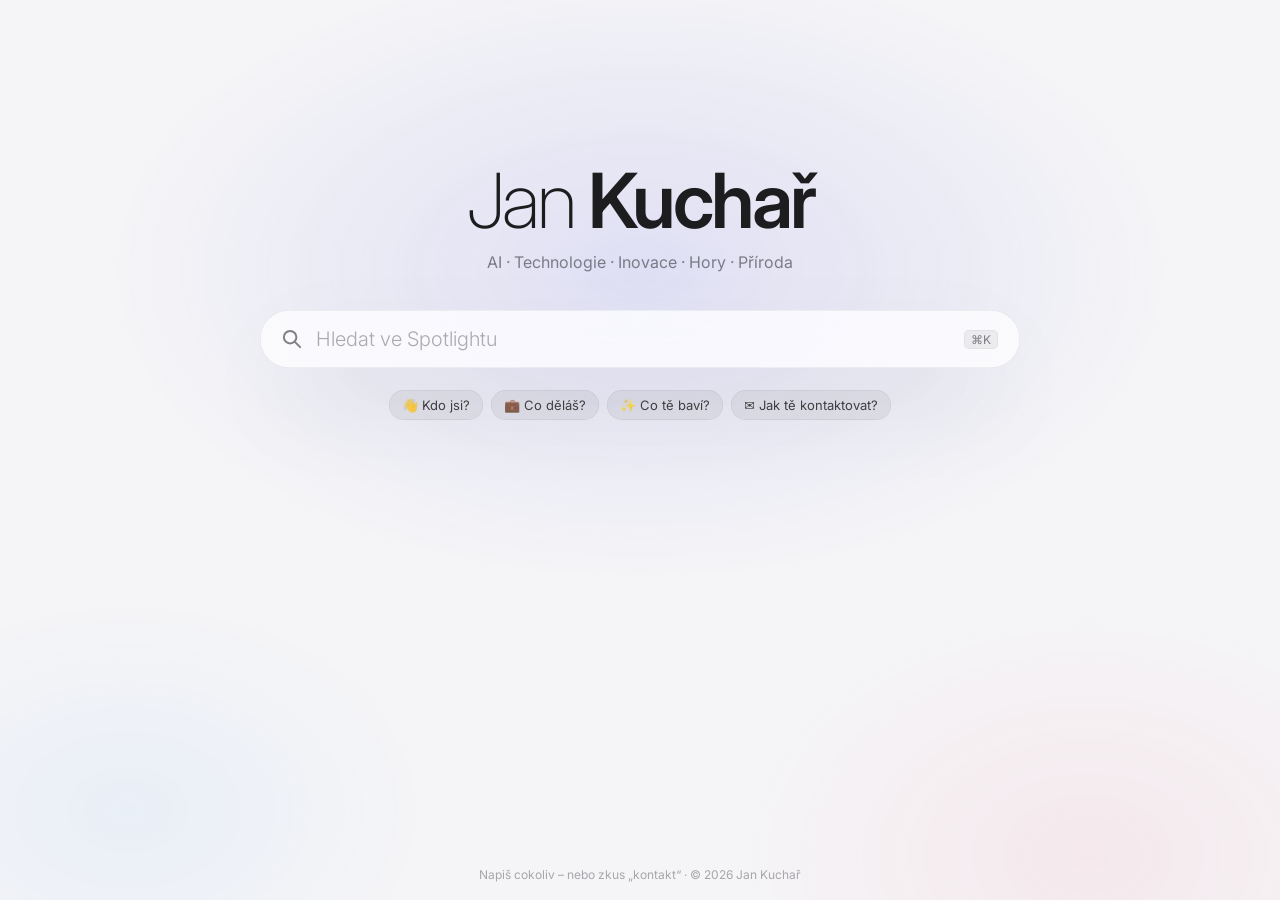
<file: index.html>
<!doctype html>
<html lang="cs">
<head>
<meta charset="utf-8">
<meta name="viewport" content="width=device-width, initial-scale=1, viewport-fit=cover">
<title>Jan Kuchař</title>
<meta name="description" content="Jan Kuchař – AI, technologie, inovace.">
<meta name="theme-color" content="#08080c">
<meta name="color-scheme" content="dark light">
<script>
// Téma: uložená volba, jinak systémové nastavení – nastaví se hned, ať stránka neprobliká
(()=>{let t;try{t=localStorage.getItem('theme')}catch(e){}
  if(t!=='light'&&t!=='dark')t=matchMedia('(prefers-color-scheme: light)').matches?'light':'dark';
  document.documentElement.dataset.theme=t;
  document.querySelector('meta[name=theme-color]').content=t==='light'?'#f5f5f7':'#08080c'})();
</script>
<meta property="og:title" content="Jan Kuchař">
<meta property="og:description" content="Jan Kuchař – AI, technologie, inovace.">
<meta property="og:url" content="https://www.jan-kuchar.cz">
<link rel="icon" href="favicon.svg" type="image/svg+xml">
<script type="application/ld+json">
{
  "@context": "https://schema.org",
  "@type": "ProfilePage",
  "url": "https://www.jan-kuchar.cz/",
  "name": "Jan Kuchař",
  "inLanguage": "cs",
  "mainEntity": {
    "@type": "Person",
    "@id": "https://www.jan-kuchar.cz/#jan",
    "name": "Jan Kuchař",
    "alternateName": "Honza Kuchař",
    "url": "https://www.jan-kuchar.cz/",
    "jobTitle": "Product Owner",
    "description": "Product Owner v doméně e-commerce AI ve společnosti HP Tronic (Datart, ETA, NAY).",
    "worksFor": { "@type": "Organization", "name": "HP Tronic" },
    "homeLocation": { "@type": "Place", "name": "Beskydy", "address": { "@type": "PostalAddress", "addressCountry": "CZ" } },
    "knowsAbout": ["Umělá inteligence", "E-commerce", "Automatizace", "Technologie", "Inovace"],
    "sameAs": ["https://www.linkedin.com/in/jan-kucha%C5%99-16925532/"]
  }
}
</script>
<link rel="preconnect" href="https://fonts.googleapis.com">
<link rel="preconnect" href="https://fonts.gstatic.com" crossorigin>
<link href="https://fonts.googleapis.com/css2?family=Inter:wght@200;300;400;500;600;700&display=swap" rel="stylesheet">
<style>
:root{
  --bg:#08080c;
  --glass:rgba(32,32,40,.72);
  --stroke:rgba(255,255,255,.1);
  --stroke-2:rgba(255,255,255,.14);
  --text:#f5f5f7;
  --text-2:rgba(235,235,245,.6);
  --text-3:rgba(235,235,245,.38);
  --blue:#0a84ff;
  --body:rgba(245,245,247,.82);
  --chip-text:rgba(235,235,245,.82);
  --fill:rgba(255,255,255,.06);
  --fill-2:rgba(255,255,255,.12);
  --seg-on:#3a3a44;
  --seg-shadow:rgba(0,0,0,.4);
  --kbd:rgba(255,255,255,.08);
  --clear:rgba(255,255,255,.22);
  --clear-fg:#000;
  --shadow:rgba(0,0,0,.8);
  --av-in:#15151d;
  --glow:1;
  --font:-apple-system,BlinkMacSystemFont,"SF Pro Text","Inter",system-ui,sans-serif;
  color-scheme:dark;
}
:root[data-theme="light"]{
  --bg:#f5f5f7;
  --glass:rgba(255,255,255,.72);
  --stroke:rgba(0,0,0,.08);
  --stroke-2:rgba(0,0,0,.1);
  --text:#1d1d1f;
  --text-2:rgba(60,60,67,.62);
  --text-3:rgba(60,60,67,.42);
  --blue:#007aff;
  --body:rgba(29,29,31,.82);
  --chip-text:rgba(29,29,31,.82);
  --fill:rgba(0,0,0,.05);
  --fill-2:rgba(0,0,0,.09);
  --seg-on:#fff;
  --seg-shadow:rgba(0,0,0,.12);
  --kbd:rgba(0,0,0,.06);
  --clear:rgba(0,0,0,.25);
  --clear-fg:#fff;
  --shadow:rgba(0,0,0,.18);
  --av-in:#fff;
  --glow:.7;
  color-scheme:light;
}
*{box-sizing:border-box;margin:0;padding:0}
html,body{min-height:100%}
body{background:var(--bg);color:var(--text);transition:background-color .3s,color .3s;font-family:var(--font);-webkit-font-smoothing:antialiased;font-size:14px;
  display:flex;flex-direction:column;min-height:100vh;min-height:100dvh}
button{font:inherit;color:inherit;background:none;border:0;cursor:pointer}
a{color:inherit;text-decoration:none}

.bg{position:fixed;inset:0;z-index:-1;pointer-events:none;opacity:var(--glow);transition:opacity .3s;
  background:
    radial-gradient(60% 50% at 50% 30%,rgba(94,92,230,.2),transparent 70%),
    radial-gradient(40% 40% at 85% 95%,rgba(255,55,95,.09),transparent 70%),
    radial-gradient(35% 35% at 10% 90%,rgba(10,132,255,.07),transparent 70%)}

main{flex:1 0 auto;width:min(760px,calc(100vw - 32px));margin:0 auto;padding-top:clamp(56px,18vh,180px);padding-bottom:60px;
  transition:padding-top .4s cubic-bezier(.2,.9,.3,1)}
body.searching main{padding-top:clamp(40px,10vh,110px)}

header{text-align:center}
h1{font-size:clamp(46px,9vw,76px);font-weight:200;letter-spacing:-.04em;line-height:1}
h1 b{font-weight:600}
.tagline{margin:14px 0 38px;font-size:16px;color:var(--text-2)}

/* ---------- Vyhledávání ---------- */
.search{background:var(--glass);backdrop-filter:blur(40px) saturate(180%);-webkit-backdrop-filter:blur(40px) saturate(180%);
  border-radius:29px;box-shadow:0 0 0 .5px var(--stroke-2) inset,0 40px 100px -20px var(--shadow);overflow:hidden;
  transition:border-radius .25s}
body.searching .search{border-radius:18px}
.bar{display:flex;align-items:center;gap:14px;padding:0 22px;height:58px}
.bar svg{flex:none;opacity:.55}
.bar input{flex:1;min-width:0;background:transparent;border:0;outline:0;color:var(--text);font:inherit;font-size:20px;font-weight:300;caret-color:var(--blue)}
.bar input::placeholder{color:var(--text-3)}
kbd{font-family:inherit;font-size:12px;color:var(--text-2);background:var(--kbd);border-radius:5px;padding:2px 7px;box-shadow:0 0 0 .5px var(--stroke) inset;white-space:nowrap}
body.searching .bar kbd.k{display:none}
.clear{display:none;width:20px;height:20px;border-radius:50%;background:var(--clear);color:var(--clear-fg);place-items:center;flex:none}
body.searching .clear{display:grid}

.panel{display:none;border-top:.5px solid var(--stroke);height:400px}
body.searching .panel{display:flex;animation:open .22s ease-out}
@keyframes open{from{opacity:0;transform:translateY(-4px)}}
.list{width:290px;flex:none;border-right:.5px solid var(--stroke);padding:8px;overflow:auto}
.sec{font-size:11px;font-weight:600;color:var(--text-3);padding:10px 10px 6px}
.row{display:flex;align-items:center;gap:10px;padding:7px 10px;border-radius:8px;font-size:14px;width:100%;text-align:left}
.row small{margin-left:auto;font-size:11px;opacity:.6;white-space:nowrap;display:inline-flex;align-items:center;gap:5px}
.lock{width:11px;height:11px;flex:none}
.prev .locked{display:inline-flex;align-items:center;gap:6px;font-size:12px;color:var(--text-2);background:var(--fill);
  box-shadow:0 0 0 .5px var(--stroke) inset;border-radius:999px;padding:4px 10px 4px 9px}
.prev .locked .lock{width:12px;height:12px}
.row.sel{background:var(--blue);color:#fff}
.row:not(.sel):hover{background:var(--fill)}
.empty{padding:22px 12px;color:var(--text-2);font-size:13px;line-height:1.5}

.ico{width:28px;height:28px;border-radius:7px;display:grid;place-items:center;flex:none;font-size:14px;color:#fff;font-weight:600;
  box-shadow:0 0 0 .5px rgba(255,255,255,.15) inset}
.ico.big{width:52px;height:52px;border-radius:13px;font-size:24px}

.prev{flex:1;min-width:0;padding:28px 30px;overflow:auto}
.prev h2{font-size:24px;font-weight:600;letter-spacing:-.01em;margin:14px 0 8px}
.prev p{font-size:14px;line-height:1.65;color:var(--body);margin-bottom:12px}
.prev .dim{color:var(--text-2)}
.meta{display:grid;grid-template-columns:auto 1fr;gap:6px 14px;font-size:12px;margin-top:22px;padding-top:14px;border-top:.5px solid var(--stroke)}
.meta span:nth-child(odd){color:var(--text-3);text-align:right}
.back{display:none;color:var(--blue);font-size:15px;margin-bottom:6px}

/* Kontaktní karta */
.contact{display:flex;gap:18px;align-items:center;margin-top:4px}
.av{width:76px;height:76px;border-radius:50%;flex:none;padding:2px;background:conic-gradient(from 210deg,#0a84ff,#bf5af2,#ff375f,#ff9f0a,#0a84ff)}
.av div{width:100%;height:100%;border-radius:50%;background:var(--av-in);display:grid;place-items:center;font-weight:700;font-size:26px}
.contact h2{margin:0 0 2px}
.acts{display:flex;gap:8px;margin-top:22px;flex-wrap:wrap}
.act{display:flex;flex-direction:column;align-items:center;gap:6px;font-size:11px;color:var(--blue);width:76px;padding:6px 0;border-radius:10px;transition:background .15s}
.act:hover{background:rgba(10,132,255,.1)}
.act i{width:42px;height:42px;border-radius:50%;background:rgba(10,132,255,.16);display:grid;place-items:center;font-style:normal;font-size:16px;font-weight:600}
.tags{display:flex;gap:8px;flex-wrap:wrap;margin-top:6px}

/* Vzhled – segmentový přepínač Světlý / Tmavý (jako .seg v manuálu) */
.seg{position:relative;display:grid;grid-template-columns:1fr 1fr;width:min(100%,300px);margin-top:20px;padding:3px;border-radius:10px;
  background:var(--fill);box-shadow:0 0 0 .5px var(--stroke) inset}
.seg::before{content:"";position:absolute;top:3px;bottom:3px;left:3px;width:calc(50% - 3px);border-radius:7px;background:var(--seg-on);
  box-shadow:0 1px 3px var(--seg-shadow),0 0 0 .5px var(--stroke-2) inset;transition:transform .25s cubic-bezier(.2,.9,.3,1)}
.seg:has([data-t="dark"][aria-checked="true"])::before{transform:translateX(100%)}
.seg button{position:relative;display:flex;align-items:center;justify-content:center;gap:7px;height:32px;border-radius:7px;
  font-size:13px;font-weight:500;color:var(--text-2);transition:color .2s}
.seg button[aria-checked="true"]{color:var(--text)}
.seg button:focus-visible{outline:none;box-shadow:0 0 0 3px rgba(10,132,255,.45)}
.seg svg{width:15px;height:15px}

/* Návrhy pod polem */
.chips{display:flex;gap:8px;justify-content:center;flex-wrap:wrap;margin-top:22px}
body.searching .chips{display:none}
.chip{display:inline-flex;align-items:center;gap:6px;padding:7px 13px;border-radius:999px;font-size:13px;background:var(--fill);
  box-shadow:0 0 0 .5px var(--stroke-2) inset;color:var(--chip-text);transition:background .15s}
button.chip:hover{background:var(--fill-2)}


footer{padding:0 16px max(18px,env(safe-area-inset-bottom));text-align:center;font-size:12px;color:var(--text-3)}
body.searching footer{display:none}

/* ---------- Mobil ---------- */
@media (max-width:640px){
  main{padding-top:72px}
  body.searching main{padding-top:24px}
  body.searching header{display:none}
  .tagline{margin-bottom:26px}
  .bar{height:50px;padding:0 16px}
  .bar input{font-size:17px}
  .bar kbd.k{display:none}
  .panel{height:auto}
  .list{width:100%;border-right:0}
  .prev{display:none;padding:18px 18px 24px}
  .panel.detail .list{display:none}
  .panel.detail .prev{display:block}
  .back{display:inline-block}
  .row{padding:11px 10px;font-size:16px}
  .row.sel{background:transparent;color:inherit}
}
.sr-only{position:absolute;width:1px;height:1px;padding:0;margin:-1px;overflow:hidden;clip:rect(0 0 0 0);white-space:nowrap;border:0}
@media (prefers-reduced-motion:reduce){*{animation:none!important;transition:none!important}}
</style>
</head>
<body>
<div class="bg" aria-hidden="true"></div>

<main>
  <header>
    <h1>Jan <b>Kuchař</b></h1>
    <p class="tagline">AI · Technologie · Inovace · Hory · Příroda</p>
  </header>

  <div class="search" role="search">
    <div class="bar">
      <svg width="20" height="20" viewBox="0 0 16 16" fill="none" stroke="currentColor" stroke-width="1.6" aria-hidden="true"><circle cx="6.5" cy="6.5" r="5"/><path d="m10.5 10.5 4 4" stroke-linecap="round"/></svg>
      <input id="q" type="text" placeholder="Hledat ve Spotlightu" autocomplete="off" spellcheck="false"
             aria-label="Hledat" aria-controls="list" aria-autocomplete="list">
      <button class="clear" id="clear" aria-label="Smazat" tabindex="-1"><svg width="8" height="8" viewBox="0 0 8 8" stroke="currentColor" stroke-width="1.6" stroke-linecap="round"><path d="M1 1l6 6M7 1 1 7"/></svg></button>
      <kbd class="k">⌘K</kbd>
    </div>
    <div class="panel" id="panel">
      <div class="list" id="list" role="listbox" aria-label="Výsledky"></div>
      <div class="prev" id="prev" aria-live="polite"></div>
    </div>
  </div>

  <div class="chips" id="chips"></div>
  <!-- Obsah pro vyhledávače a AI – vizuálně skrytý, Spotlight ho načítá odsud. Texty upravuj tady. -->
  <div class="sr-only" id="obsah">
    <section data-id="kdo"><h2>Kdo jsem</h2><div class="body">
      <p>Jmenuji se Honza a jsem z Beskyd. Baví mě AI, technologie a všechno kolem nich a taky mě to živí.</p>
      <p>Odreagovat se chodím do přírody, nejraději někam do hor.</p>
    </div></section>
    <section data-id="co"><h2>Co dělám</h2><div class="body">
      <p>Aktuálně pracuji jako <b>Product Owner</b> v doméně e-commerce AI ve společnosti <b>HP Tronic</b> (Datart, ETA, NAY a další).</p>
      <p class="dim">Méně omáčky, více AI.</p>
    </div></section>
    <section data-id="zajmy"><h2>Zájmy</h2><div class="body">
      <p>Co mě baví mimo práci:</p>
      <div class="tags"><span class="chip">🏃 Sport</span><span class="chip">🏔️ Hory</span><span class="chip">🌲 Příroda</span><span class="chip">✈️ Cestování</span></div>
    </div></section>
    <section><h2>Kontakt</h2><p><a href="https://www.linkedin.com/in/jan-kucha%C5%99-16925532/">LinkedIn</a></p></section>
  </div>
</main>

<footer>Napiš cokoliv – nebo zkus „kontakt“ · © <span id="year"></span> Jan Kuchař</footer>

<script>
/* ======== Obsah – uprav podle sebe ======== */
// Texty položek Kdo jsem / Co dělám / Zájmy jsou v HTML v <div id="obsah"> (kvůli vyhledávačům a AI)
const fromHtml = id => document.querySelector(`#obsah [data-id="${id}"] .body`).innerHTML;
// E-mail je zakódovaný jako kódy znaků, aby ho roboti nenašli ve zdrojovém kódu – skládá se až v prohlížeči
const EMAIL = String.fromCharCode(106,97,110,46,107,117,99,104,97,114,64,105,99,108,111,117,100,46,99,111,109);
const LINKEDIN = 'https://www.linkedin.com/in/jan-kucha%C5%99-16925532/';

const G = {                                     // barvy ikon
  blue:'linear-gradient(160deg,#5ac8fa,#0a60ff)', yellow:'linear-gradient(160deg,#ffd60a,#ff9f0a)',
  pink:'linear-gradient(160deg,#ff6482,#fa233b)', green:'linear-gradient(160deg,#30d158,#1fa045)',
  purple:'linear-gradient(160deg,#bf5af2,#5e5ce6)',
};

const aiIcon = name => `<img src="/brand/icons/ai/${name}.png" alt="" style="width:100%;height:100%;border-radius:inherit">`;
const appIcon = name => `<img src="/brand/icons/${name}.svg" alt="" style="width:100%;height:100%;border-radius:inherit">`;

const LOCK = '<svg class="lock" viewBox="0 0 16 16" fill="none" stroke="currentColor" stroke-width="1.6" stroke-linecap="round" aria-hidden="true"><rect x="3" y="7" width="10" height="7" rx="1.8"/><path d="M5.5 7V5a2.5 2.5 0 0 1 5 0v2"/></svg>';
// locked: nástroj jen pro přihlášené – zámek v seznamu i v náhledu
// section: skupina v seznamu (hledá se podle ní a podle title) · chip: návrh pod polem
// hidden: v seznamu se neukáže, najde se jen když se na ni někdo zeptá
const ITEMS = [
  { id:'kdo', section:'O mně', title:'Kdo jsem', icon:'👤', color:G.blue, kind:'Info', chip:'👋 Kdo jsi?',
    body:fromHtml('kdo'),
    meta:[['Druh','Info'],['Lokalita','Beskydy'],['Režim','světlý i tmavý']] },
  { id:'co', section:'O mně', title:'Co dělám', icon:'✦', color:G.yellow, kind:'Poznámka', chip:'💼 Co děláš?',
    body:fromHtml('co'),
    meta:[['Druh','Poznámka'],['Upraveno','dnes'],['Štítky','AI · e-commerce · automatizace']] },
  { id:'zajmy', section:'O mně', title:'Zájmy', icon:'♥', color:G.pink, kind:'Seznam', chip:'✨ Co tě baví?',
    body:fromHtml('zajmy') },
  { id:'kontakt', section:'O mně', title:'Kontakt', icon:'✉', color:G.green, kind:'Kontakt', chip:'✉️ Jak tě kontaktovat?', contact:true },
  { id:'mail', section:'Akce', title:'Napsat e-mail', icon:'✉', color:G.green, kind:'Akce', href:'mailto:'+EMAIL, sub:EMAIL },
  { id:'li', section:'Odkazy', title:'LinkedIn', icon:'in', color:'#0a66c2', kind:'↗', href:LINKEDIN, sub:'Profesní profil' },
  { id:'chat', section:'Nástroje', title:'Chat Inspector', icon:appIcon('chat-inspector'), color:G.blue, kind:'↗',
    href:'https://chatbot-message-reader.jan-kuchar.cz', locked:true, sub:'Čtečka zpráv chatbota · AI Statistiky' },
  { id:'search', section:'Nástroje', title:'Search Analyzer', icon:appIcon('search-analyzer'), color:G.yellow, kind:'↗',
    href:'https://search-log-analyzer.jan-kuchar.cz', locked:true, sub:'Analýza vyhledávacích logů · AI Statistiky' },
  { id:'reports', section:'Nástroje', title:'Reports Visualizer', icon:appIcon('reports-visualizer'), color:G.green, kind:'↗',
    href:'https://blmr-reports-visualizer.jan-kuchar.cz', locked:true, sub:'Vizualizace reportů · AI Statistiky' },
  { id:'gemini-tester', section:'Nástroje', title:'Gemini Tester', icon:appIcon('gemini-tester'), color:G.purple, kind:'↗',
    href:'https://gemini-tester.jan-kuchar.cz', locked:true, sub:'Testování latence Gemini · AI Statistiky' },
  { id:'claude', section:'AI asistenti', title:'Claude', icon:aiIcon('claude'), color:'#fff', kind:'↗', href:'https://claude.ai' },
  { id:'chatgpt', section:'AI asistenti', title:'ChatGPT', icon:aiIcon('chatgpt'), color:'#fff', kind:'↗', href:'https://chatgpt.com' },
  { id:'perplexity', section:'AI asistenti', title:'Perplexity', icon:aiIcon('perplexity'), color:'#000', kind:'↗', href:'https://www.perplexity.ai' },
  { id:'gemini', section:'AI asistenti', title:'Gemini', icon:aiIcon('gemini'), color:'#fff', kind:'↗', href:'https://gemini.google.com' },
  { id:'aimode', section:'AI asistenti', title:'Google AI Mode', icon:aiIcon('google-ai-mode'), color:'#fff', kind:'↗', href:'https://www.google.com/search?udm=50' },
  { id:'mistral', section:'AI asistenti', title:'Mistral', icon:aiIcon('mistral'), color:'#fa500f', kind:'↗', href:'https://chat.mistral.ai' },
  { id:'grok', section:'AI asistenti', title:'Grok', icon:aiIcon('grok'), color:'#000', kind:'↗', href:'https://grok.com' },
  { id:'manual', section:'Jiné', title:'Grafický manuál', icon:'🎨', color:G.purple, kind:'↗',
    href:'https://www.jan-kuchar.cz/brand/manual.html', sub:'Design systém pro nástroje AI Statistiky' },
  { id:'theme', section:'Nastavení', title:'Vzhled', icon:'<svg viewBox="0 0 24 24" style="width:58%;height:58%" aria-hidden="true"><circle cx="12" cy="12" r="8.5" fill="none" stroke="#fff" stroke-width="2.2"/><path d="M12 3.5a8.5 8.5 0 0 1 0 17z" fill="#fff"/></svg>', color:G.purple, kind:'Nastavení', hidden:true, theme:true },
];

/* ======== Logika ======== */
const $ = s => document.querySelector(s);
const q = $('#q'), list = $('#list'), prev = $('#prev'), panel = $('#panel');
const norm = s => s.toLowerCase().normalize('NFD').replace(/[̀-ͯ]/g, '').trim();
const isMobile = () => matchMedia('(max-width:640px)').matches;
let results = [], sel = 0;

$('#year').textContent = new Date().getFullYear();

const icon = (it, big) => `<span class="ico${big ? ' big' : ''}" style="background:${it.color}" aria-hidden="true">${it.icon}</span>`;

function search(query){
  const n = norm(query);
  if (!n) return ITEMS.filter(i => !i.hidden);
  if (n === '*') return ITEMS;                  // hvězdička = všechny položky včetně skrytých
  if (n === '...' || n === '…') return ITEMS.filter(i => i.section === 'Nástroje');   // tři tečky = jen nástroje
  const words = n.split(/\s+/);
  return ITEMS
    .map(it => {
      // jen název a kategorie; každé hledané slovo musí sedět na začátek některého slova („gem“ → Gemini, „ai“ ≠ e-mail)
      const title = norm(it.title), hay = (title + ' ' + norm(it.section)).split(/[\s\-–·]+/);
      if (!words.every(w => hay.some(h => h.startsWith(w)))) return null;
      return { it, score: title.startsWith(n) ? 0 : title.includes(n) ? 1 : 2 };
    })
    .filter(Boolean)
    .sort((a, b) => a.score - b.score)
    .map(r => r.it);
}

function renderList(){
  if (!results.length) {
    list.innerHTML = `<div class="empty">Nic jsem nenašel. Hledám podle názvu nebo kategorie – zkus třeba „kontakt“, „nástroje“ nebo „AI“.</div>`;
    prev.innerHTML = ''; return;
  }
  let html = '', lastSec = null;
  results.forEach((it, i) => {
    const best = i === 0 && results.length > 1 && !['*', '...', '…'].includes(norm(q.value));   // u výpisů bez „nejlepší shody“
    const sec = best ? 'Nejlepší shoda' : it.section;
    if (sec !== lastSec) html += `<div class="sec">${sec}</div>`;
    lastSec = best ? null : sec;
    html += `<button class="row${i === sel ? ' sel' : ''}" tabindex="-1" role="option" aria-selected="${i === sel}" data-i="${i}">${icon(it)}${it.title}<small>${it.locked ? LOCK : ''}${it.theme ? themeState() : it.kind}</small></button>`;
  });
  list.innerHTML = html;
  renderPreview();
}

function renderPreview(){
  const it = results[sel]; if (!it) return;
  const back = `<button class="back" id="back">‹ Zpět</button>`;
  if (it.theme) {
    prev.innerHTML = back + `${icon(it, true)}<h2>${it.title}</h2>
      <p class="dim">Světlý nebo tmavý režim stránky. Dokud ho nezměníš, řídí se nastavením systému.</p>
      <div class="seg" id="seg" role="radiogroup" aria-label="Vzhled">
        <button role="radio" data-t="light" aria-checked="${theme() === 'light'}"><svg viewBox="0 0 24 24" fill="none" stroke="currentColor" stroke-width="1.8" stroke-linecap="round" aria-hidden="true"><circle cx="12" cy="12" r="4"/><path d="M12 2v2M12 20v2M4.9 4.9l1.4 1.4M17.7 17.7l1.4 1.4M2 12h2M20 12h2M4.9 19.1l1.4-1.4M17.7 6.3l1.4-1.4"/></svg>Světlý</button>
        <button role="radio" data-t="dark" aria-checked="${theme() === 'dark'}"><svg viewBox="0 0 24 24" fill="none" stroke="currentColor" stroke-width="1.8" stroke-linecap="round" stroke-linejoin="round" aria-hidden="true"><path d="M20.5 14.5A8.5 8.5 0 0 1 9.5 3.5a8.5 8.5 0 1 0 11 11z"/></svg>Tmavý</button>
      </div>
      <div class="meta"><span>Aktuálně</span><span id="theme-now">${themeName()}</span><span>Přepnout</span><span><kbd>↵ Enter</kbd> · <kbd>⌘⇧L</kbd></span></div>`;
    $('#seg').onclick = e => { const b = e.target.closest('[data-t]'); if (b) setTheme(b.dataset.t); };
    // Enter na přepínači vždy přepne režim a fokus jde na nově zapnutou volbu
    $('#seg').onkeydown = e => {
      if (e.key !== 'Enter') return;
      e.preventDefault(); toggleTheme(); $(`#seg [data-t="${theme()}"]`).focus();
    };
  } else if (it.contact) {
    prev.innerHTML = back + `
      <div class="contact"><div class="av"><div>JK</div></div>
        <div><h2>Jan Kuchař</h2><div class="dim">Ozvi se – rád pokecám o AI a produktech.</div></div></div>
      <div class="acts">
        <a class="act" href="mailto:${EMAIL}"><i>✉</i>E-mail</a>
        <a class="act" href="${LINKEDIN}" target="_blank" rel="noopener"><i>in</i>LinkedIn</a>
      </div>
      <div class="meta"><span>E-mail</span><span>${EMAIL}</span><span>LinkedIn</span><span>Jan Kuchař</span></div>`;
  } else if (it.href) {
    const ext = it.href.startsWith('http') ? 'target="_blank" rel="noopener"' : '';
    prev.innerHTML = back + `${icon(it, true)}<h2>${it.title}</h2>
      <p class="dim">${it.sub || it.href.replace(/^https?:\/\//, '')}</p>
      ${it.locked ? `<p class="locked">${LOCK}Pouze pro přihlášené uživatele</p>` : ''}
      <div class="acts"><a class="act" href="${it.href}" ${ext}><i>↗</i>Otevřít</a></div>
      <div class="meta">${it.locked ? `<span>Přístup</span><span>${it.href.replace(/^https?:\/\//, '')} · jen po přihlášení</span>` : ''}<span>Otevřít</span><span><kbd>↵ Enter</kbd></span></div>`;
  } else {
    prev.innerHTML = back + `${icon(it, true)}<h2>${it.title}</h2>${it.body}` +
      (it.meta ? `<div class="meta">${it.meta.map(([k, v]) => `<span>${k}</span><span>${v}</span>`).join('')}</div>` : '');
  }
  $('#back').onclick = () => panel.classList.remove('detail');
}

function update(){
  document.body.classList.toggle('searching', q.value.trim() !== '');
  results = search(q.value); sel = 0;
  panel.classList.remove('detail');
  renderList();
}

function choose(i, viaKeyboard){
  sel = i;
  const it = results[i];
  if (it.theme && viaKeyboard) { toggleTheme(); return; }
  if (it.href && viaKeyboard) { window.open(it.href, it.href.startsWith('http') ? '_blank' : '_self'); return; }
  renderList();
  if (isMobile()) { panel.classList.add('detail'); window.scrollTo({ top:0 }); }
}

q.addEventListener('input', update);
q.addEventListener('keydown', e => {
  if (!results.length) return;
  // Šipka dolů v zavřeném Spotlightu ho otevře (i s prázdným polem) a vybere první položku
  if (e.key === 'ArrowDown' && !document.body.classList.contains('searching')) {
    e.preventDefault();
    document.body.classList.add('searching'); sel = 0; renderList();
    return;
  }
  // Tab skočí z pole rovnou na odkaz / přepínač v detailu položky
  if (e.key === 'Tab' && !e.shiftKey) {
    const target = prev.querySelector('#seg [aria-checked="true"]') || prev.querySelector('.act');
    if (target) { e.preventDefault(); target.focus(); }
    return;
  }
  if (e.key === 'ArrowDown') { sel = (sel + 1) % results.length; renderList(); e.preventDefault(); }
  else if (e.key === 'ArrowUp') { sel = (sel - 1 + results.length) % results.length; renderList(); e.preventDefault(); }
  else if (e.key === 'Enter') { choose(sel, true); }
  list.querySelector('.sel')?.scrollIntoView({ block:'nearest' });
});
// Klik na odkaz ho rovnou otevře, ostatní položky jen vybere
list.addEventListener('click', e => { const r = e.target.closest('.row'); if (r) choose(+r.dataset.i, !!results[+r.dataset.i].href); });
list.addEventListener('mousemove', e => {
  const r = e.target.closest('.row'); if (!r || isMobile() || +r.dataset.i === sel) return;
  sel = +r.dataset.i; renderList();
});
$('#clear').onclick = () => { q.value = ''; update(); q.focus(); };

// Návrhy pod polem
$('#chips').innerHTML = ITEMS.filter(i => i.chip).map(i => `<button class="chip" data-id="${i.id}">${i.chip}</button>`).join('');
$('#chips').addEventListener('click', e => {
  const c = e.target.closest('.chip'); if (!c) return;
  q.value = ITEMS.find(i => i.id === c.dataset.id).title; update();
  if (isMobile()) choose(0); else q.focus();
});

// Světlý / tmavý režim – volba se pamatuje, bez ní platí nastavení systému
const theme = () => document.documentElement.dataset.theme;
const themeName = () => theme() === 'light' ? 'světlý' : 'tmavý';
const themeState = () => theme() === 'dark' ? 'Tmavý' : 'Světlý';
function setTheme(t, save = true){
  document.documentElement.dataset.theme = t;
  document.querySelector('meta[name=theme-color]').content = t === 'light' ? '#f5f5f7' : '#08080c';
  if (save) try { localStorage.setItem('theme', t); } catch (e) {}
  // položku „Vzhled“ ve Spotlightu jen aktualizovat (bez překreslení, ať přepínač animuje)
  document.querySelectorAll('#seg [data-t]').forEach(b => b.setAttribute('aria-checked', b.dataset.t === t));
  const now = $('#theme-now'); if (now) now.textContent = themeName();
  const i = results.findIndex(it => it.theme), row = list.querySelector(`.row[data-i="${i}"] small`);
  if (row) row.textContent = themeState();
}
const toggleTheme = () => setTheme(theme() === 'light' ? 'dark' : 'light');
matchMedia('(prefers-color-scheme: light)').addEventListener('change', e => {
  let saved; try { saved = localStorage.getItem('theme'); } catch (_) {}
  if (!saved) setTheme(e.matches ? 'light' : 'dark', false);
});

// ⌘⇧L / Ctrl+Shift+L – přepnout režim
document.addEventListener('keydown', e => {
  if ((e.metaKey || e.ctrlKey) && e.shiftKey && e.key.toLowerCase() === 'l') {
    e.preventDefault(); toggleTheme();
  }
});

// ⌘K / Ctrl+K / "/" – zaměřit hledání
document.addEventListener('keydown', e => {
  if ((e.metaKey || e.ctrlKey) && e.key.toLowerCase() === 'k' || e.key === '/' && document.activeElement !== q) {
    e.preventDefault(); q.focus(); q.select();
  }
});

// Klik mimo Spotlight – zavřít, ale text v poli nechat; klik / fokus do pole ho znovu otevře
document.addEventListener('pointerdown', e => {
  if (!e.target.closest('.search')) document.body.classList.remove('searching');
});
q.addEventListener('focus', () => { if (q.value.trim()) document.body.classList.add('searching'); });
q.addEventListener('click', () => { if (q.value.trim()) document.body.classList.add('searching'); });

// Esc kdekoliv – zavřít Spotlight a vrátit se do pole
document.addEventListener('keydown', e => {
  if (e.key !== 'Escape') return;
  q.value = ''; update(); q.focus();
});

update();
if (!isMobile()) q.focus();
</script>
</body>
</html>
</file>
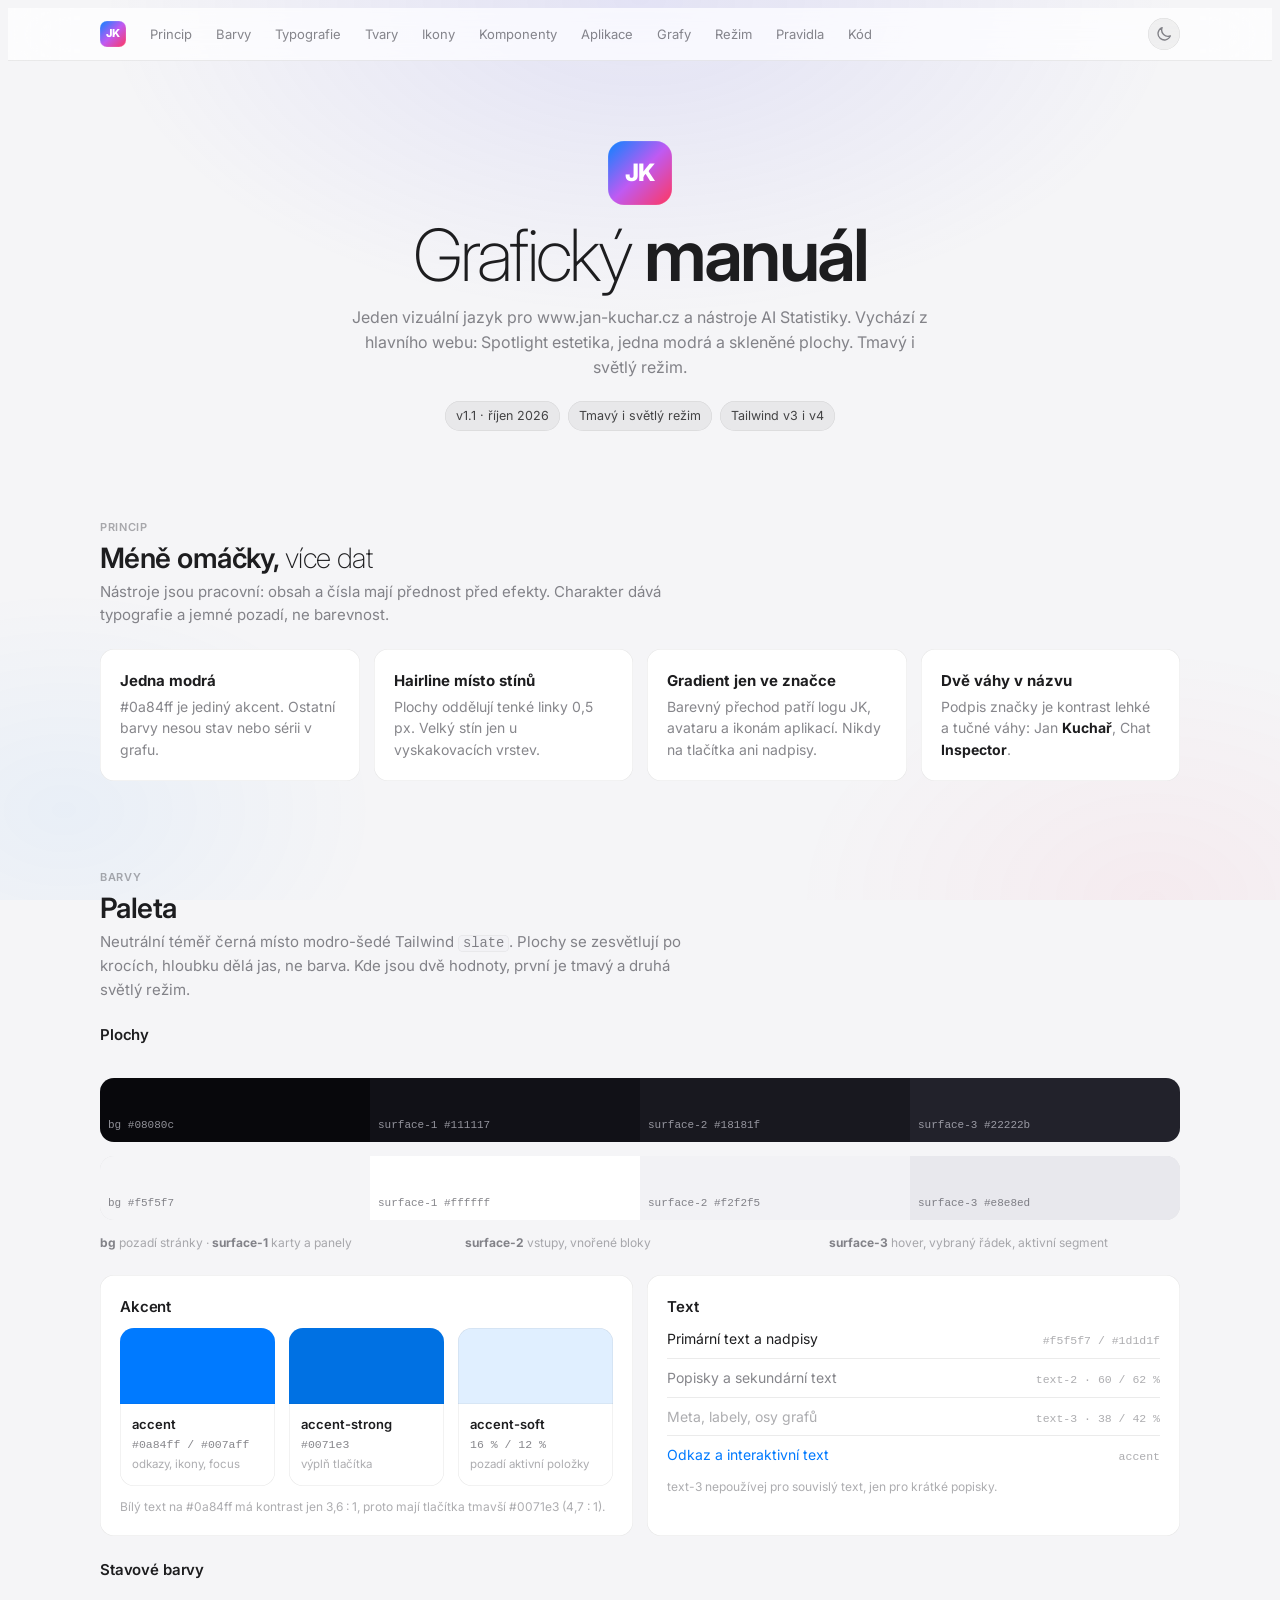
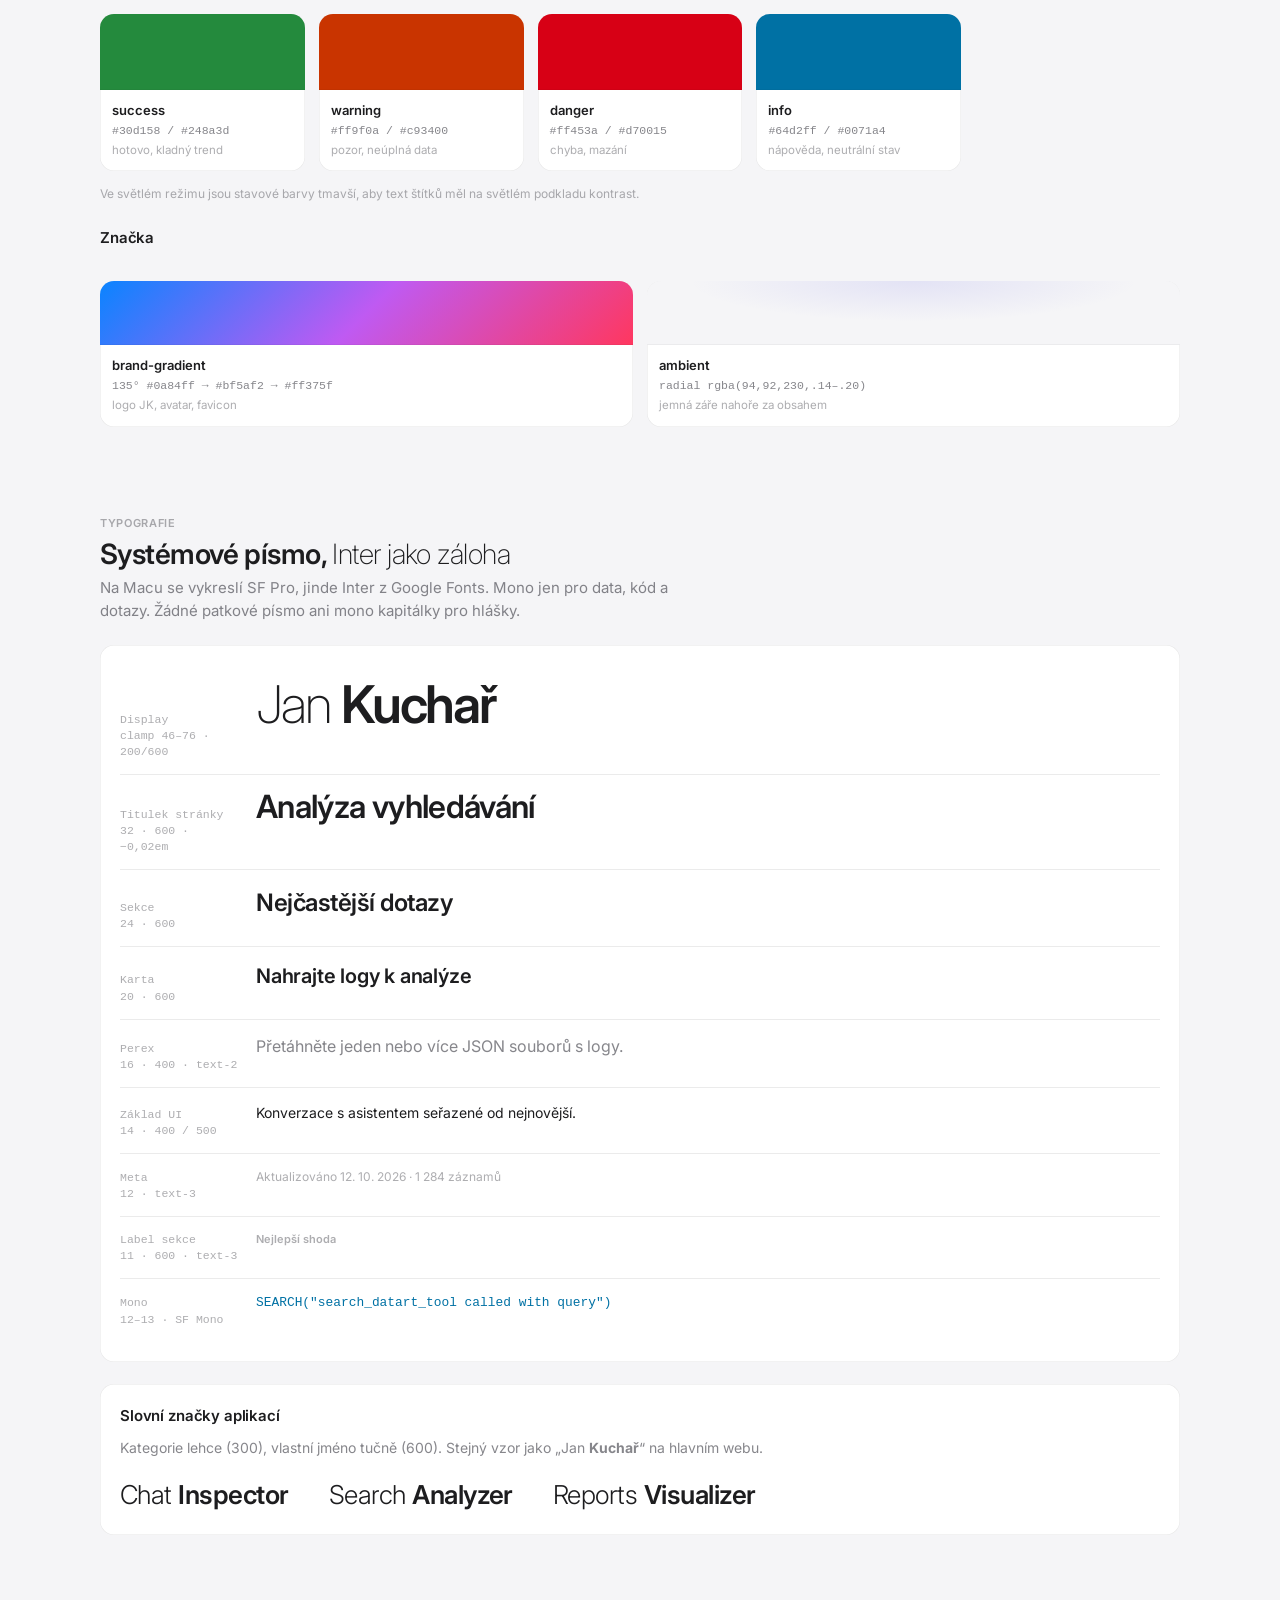
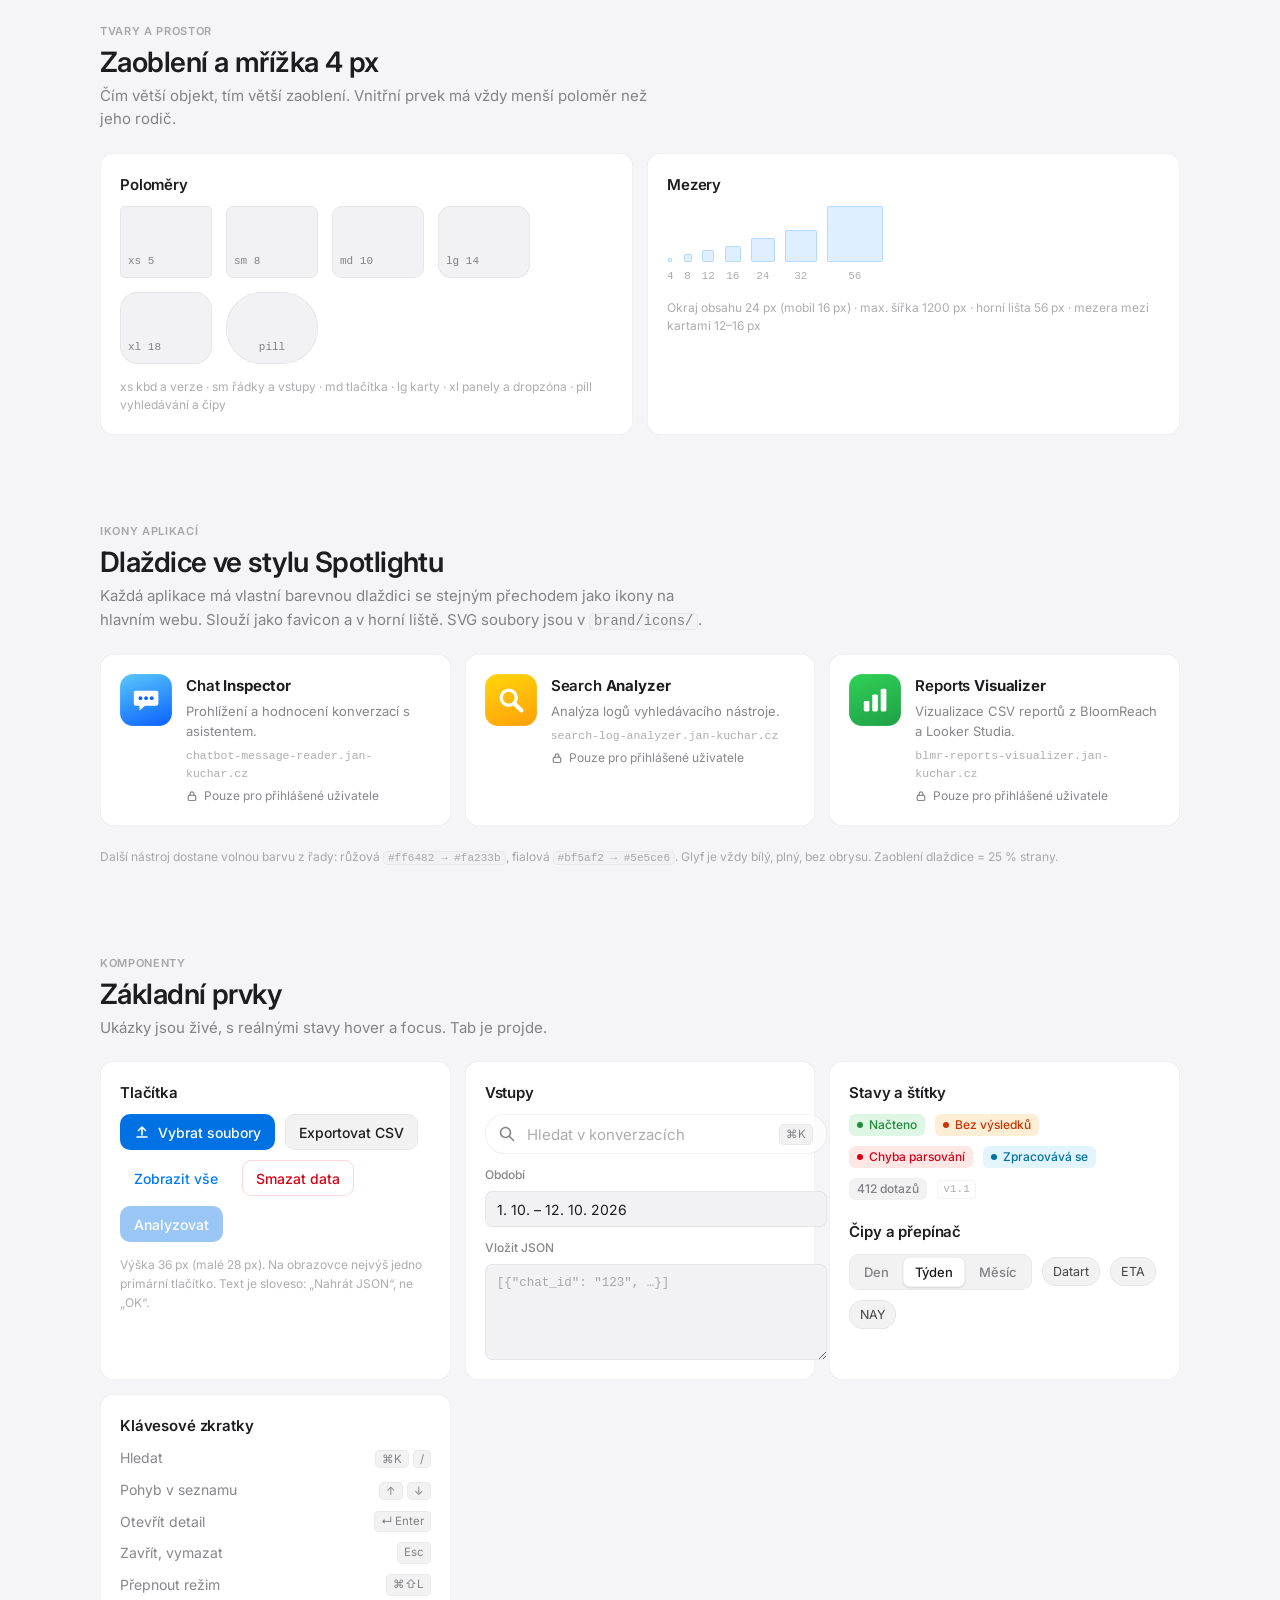
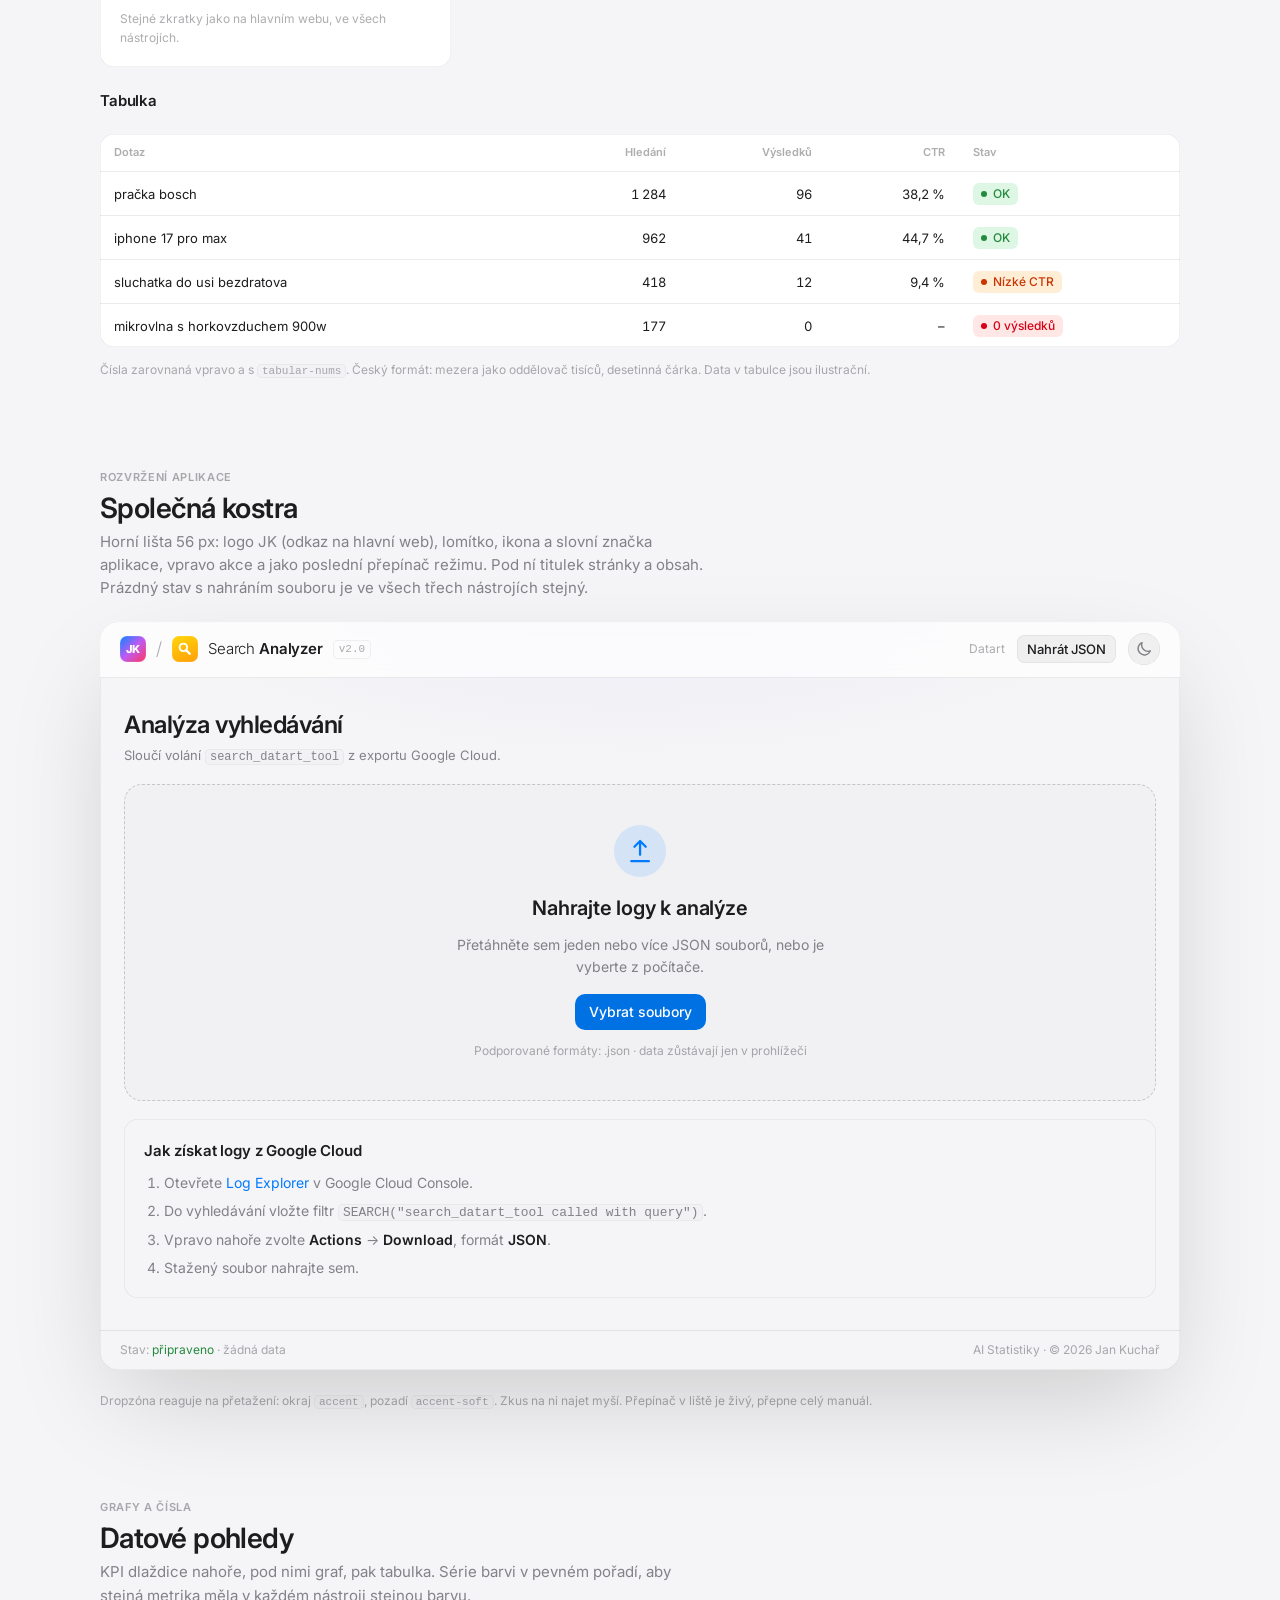
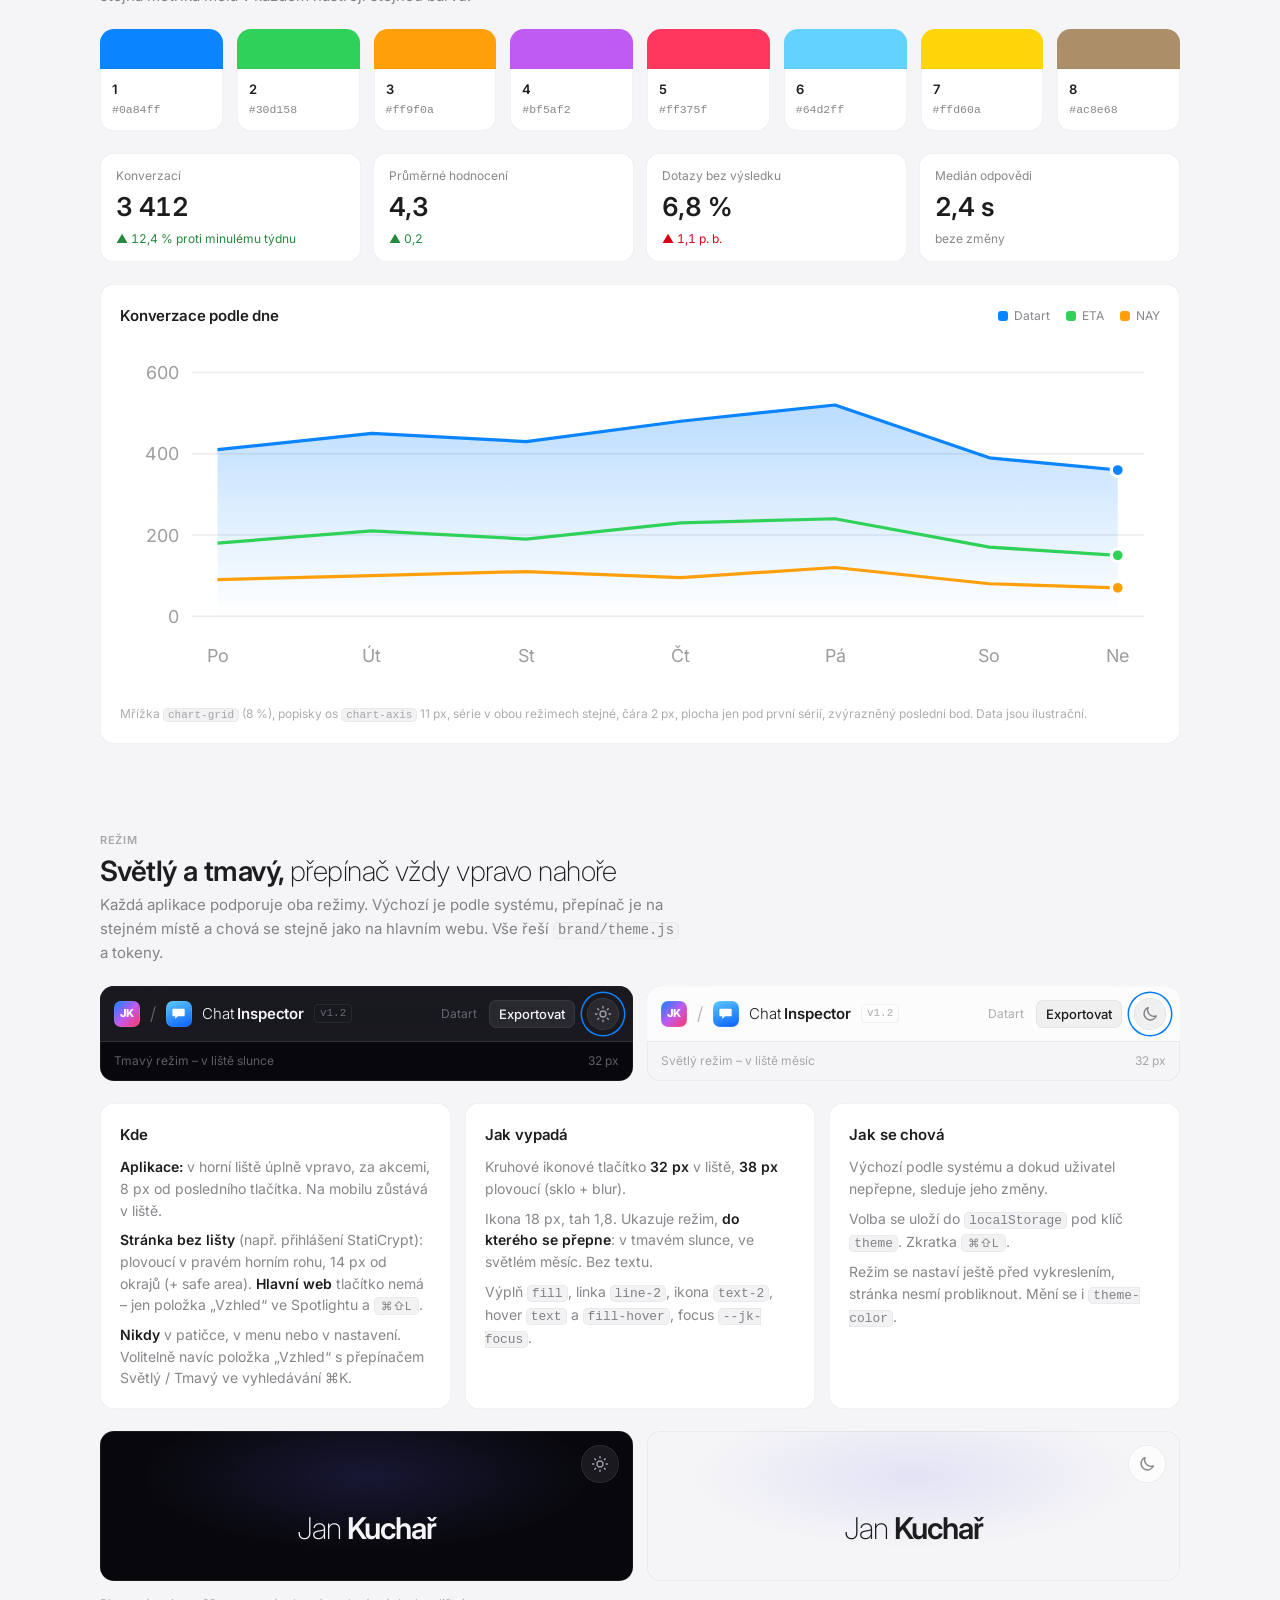
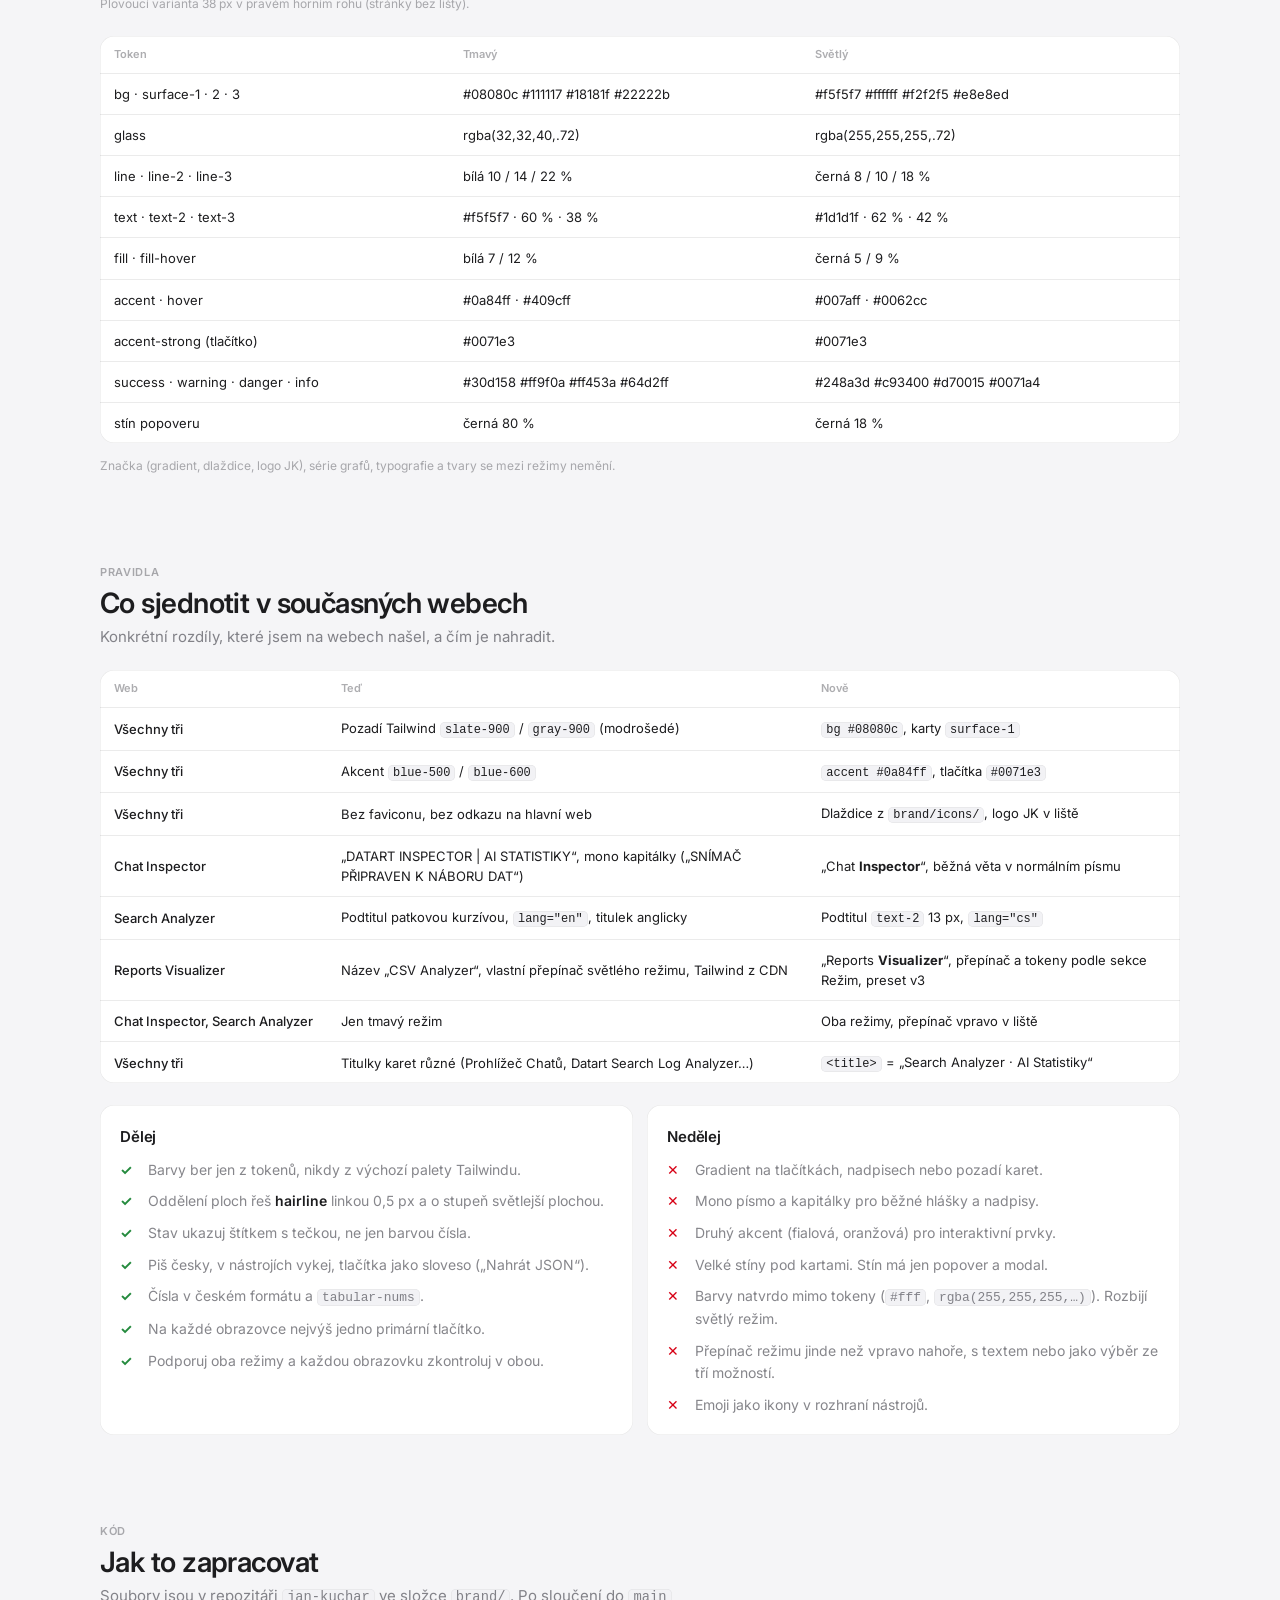
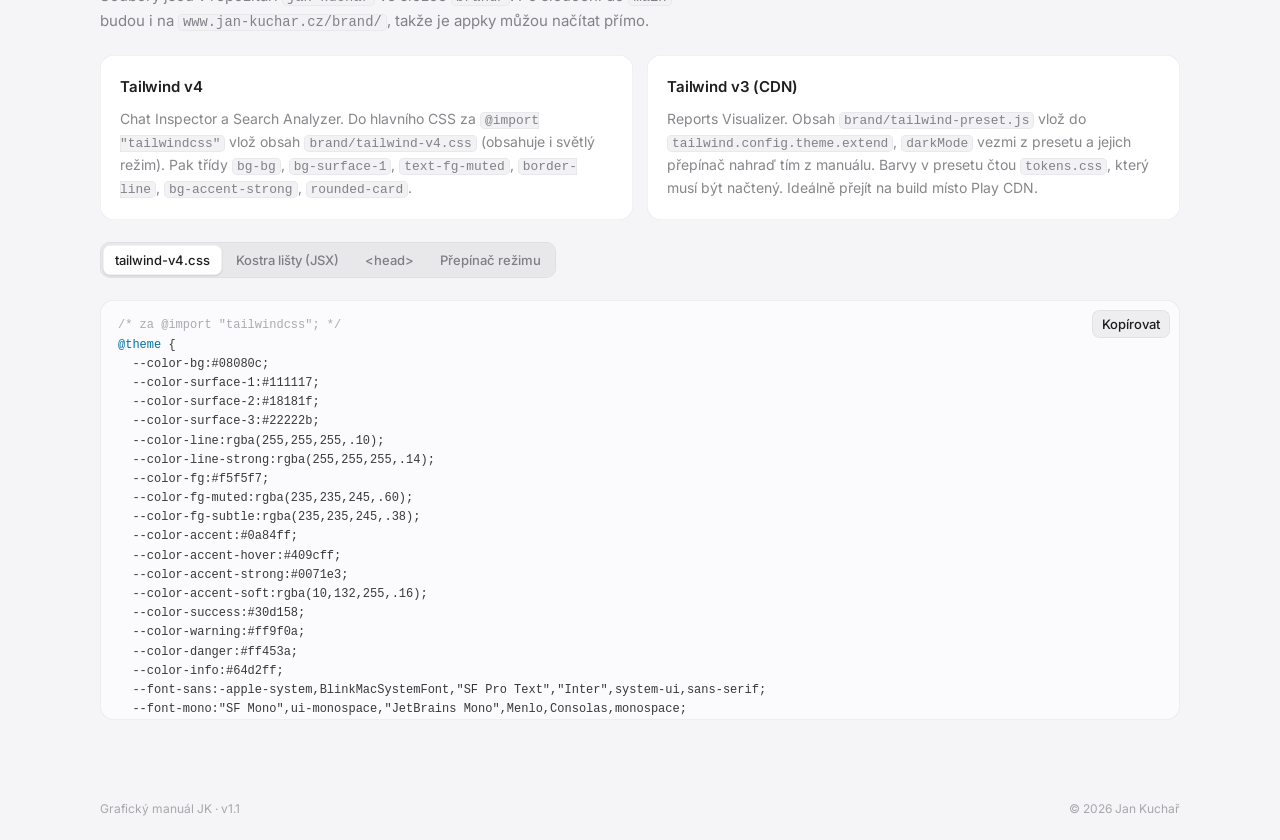
<file: brand/index.html>
<!doctype html>
<html lang="cs">
<head>
<meta charset="utf-8">
<meta name="viewport" content="width=device-width, initial-scale=1">
<meta name="robots" content="noindex">
<title>Grafický manuál JK</title>
<!-- /brand/ přesměruje na vizuální manuál (jinak by GitHub Pages zobrazil README.md) -->
<link rel="canonical" href="https://www.jan-kuchar.cz/brand/manual.html">
<meta http-equiv="refresh" content="0; url=manual.html">
<script>location.replace('manual.html' + location.search + location.hash);</script>
<style>:root{color-scheme:dark light}body{font:14px -apple-system,system-ui,sans-serif;padding:24px}</style>
</head>
<body>
<p>Přesměrování na <a href="manual.html">Grafický manuál JK</a>…</p>
</body>
</html>
</file>
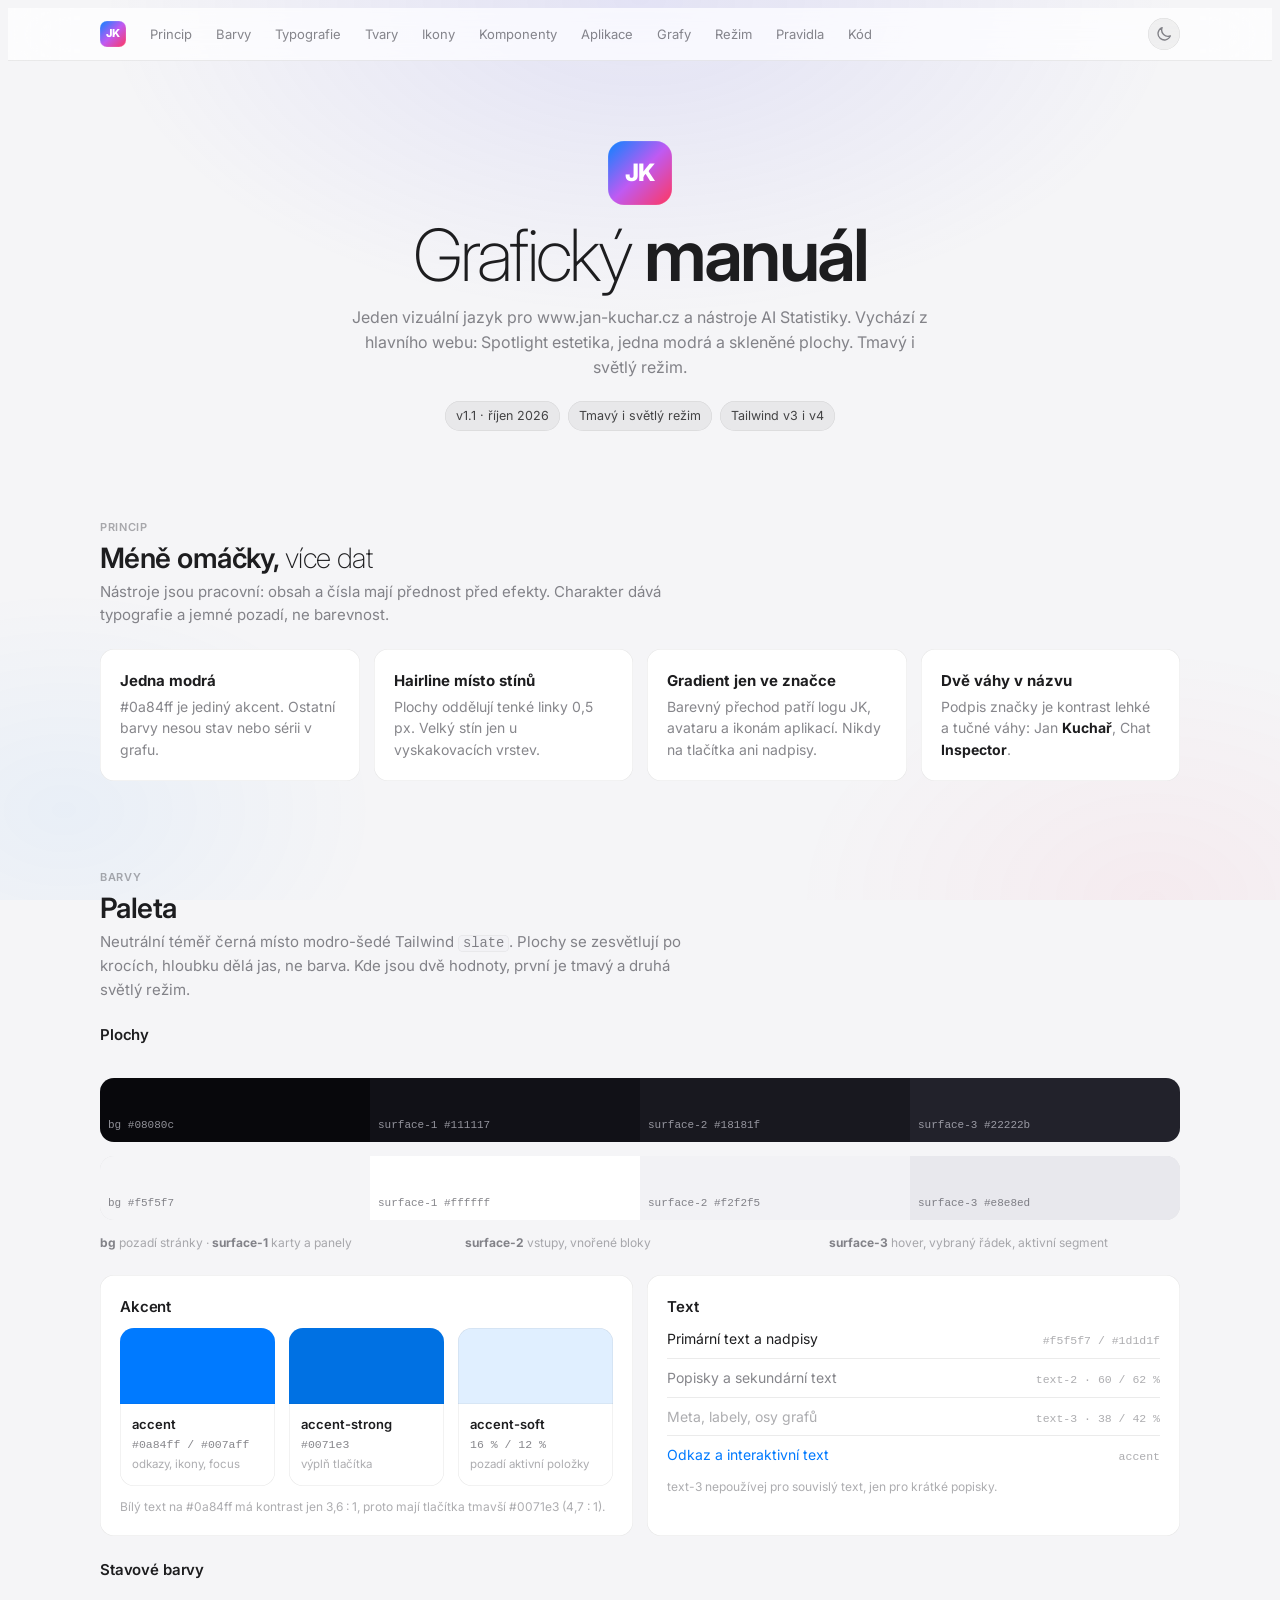
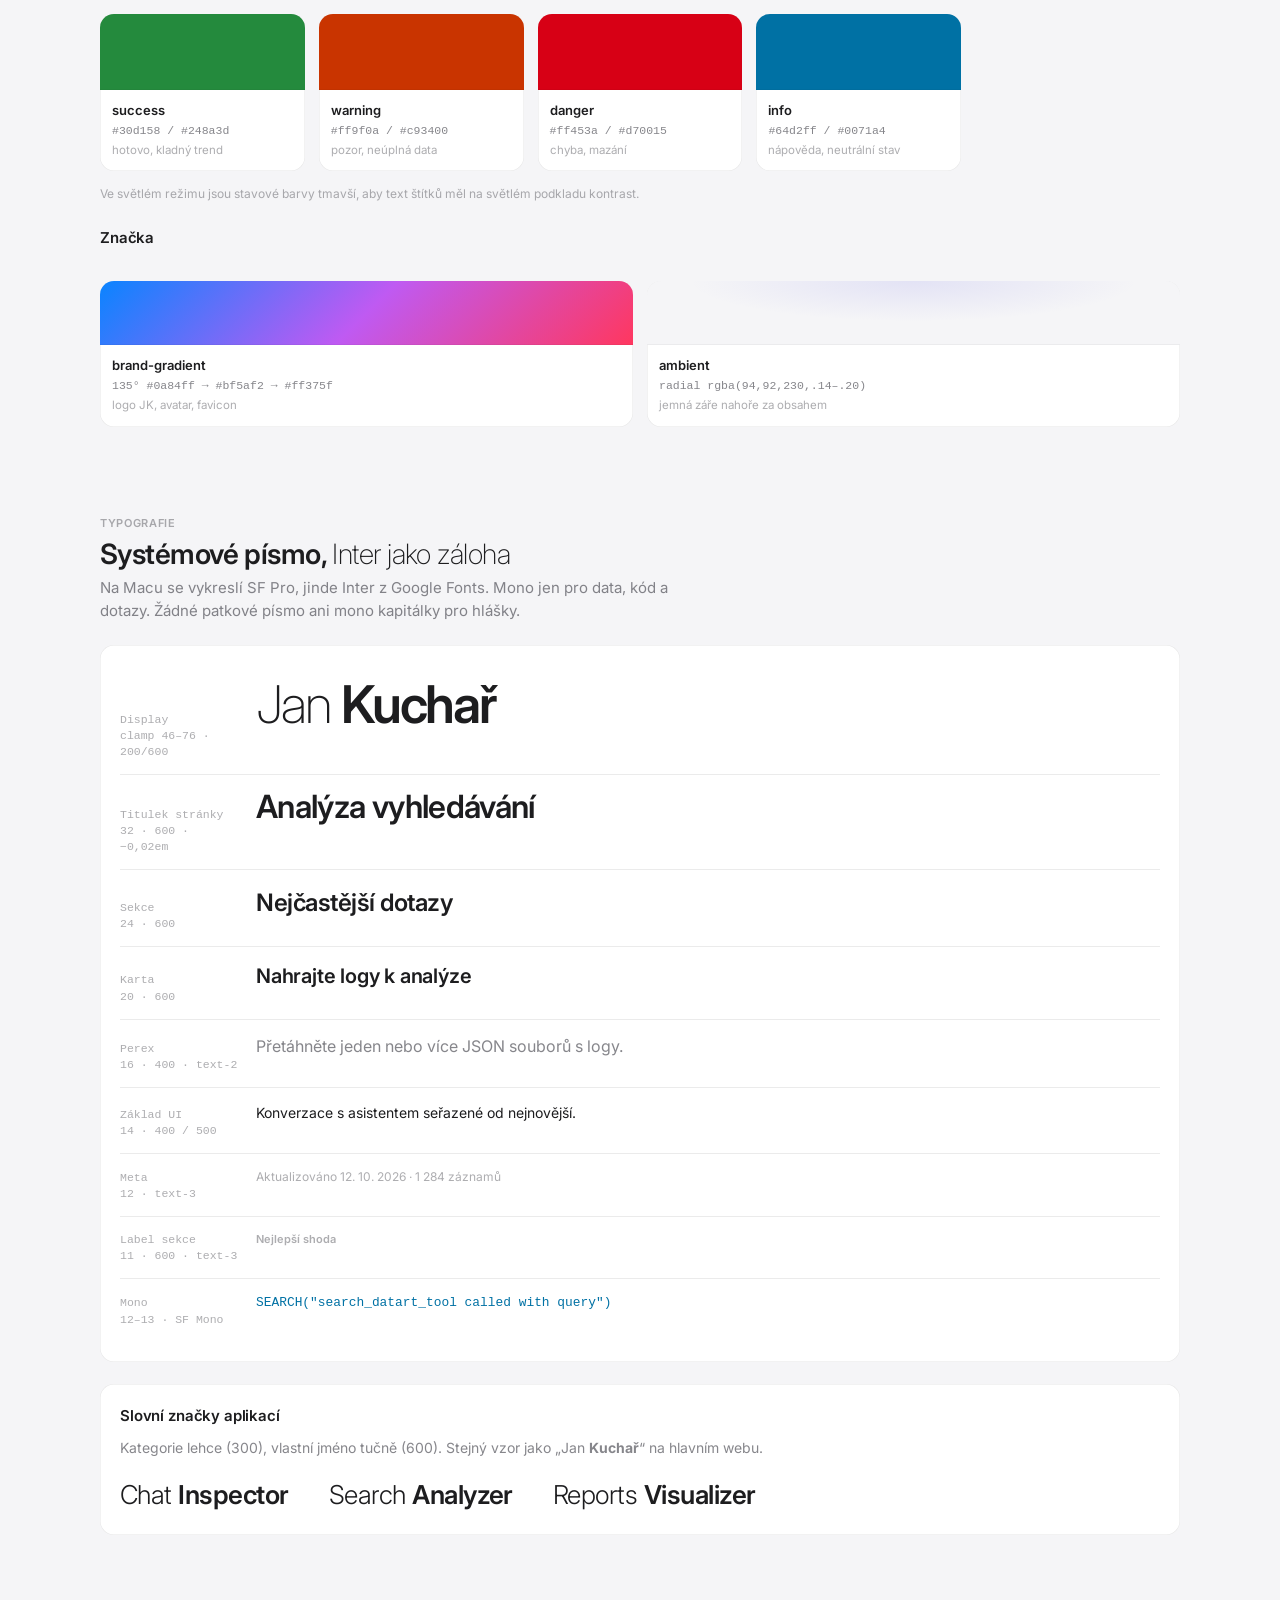
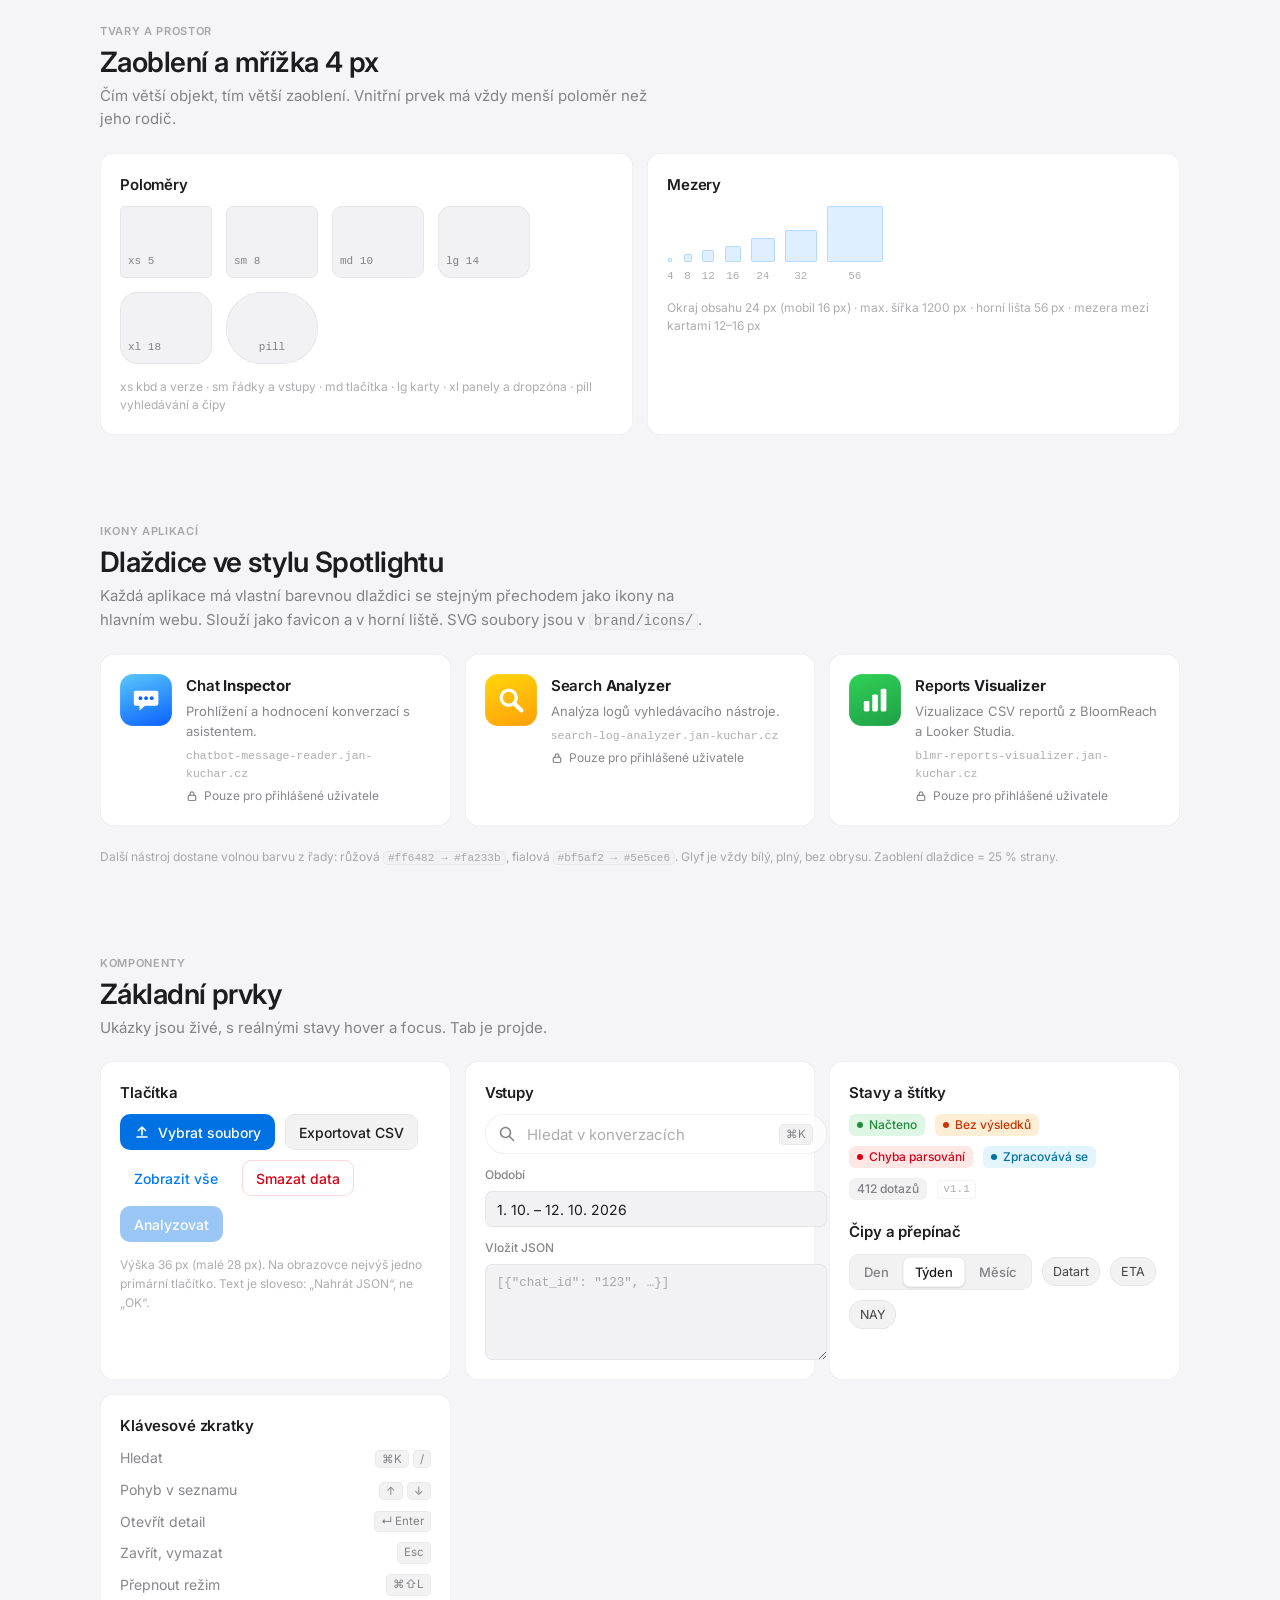
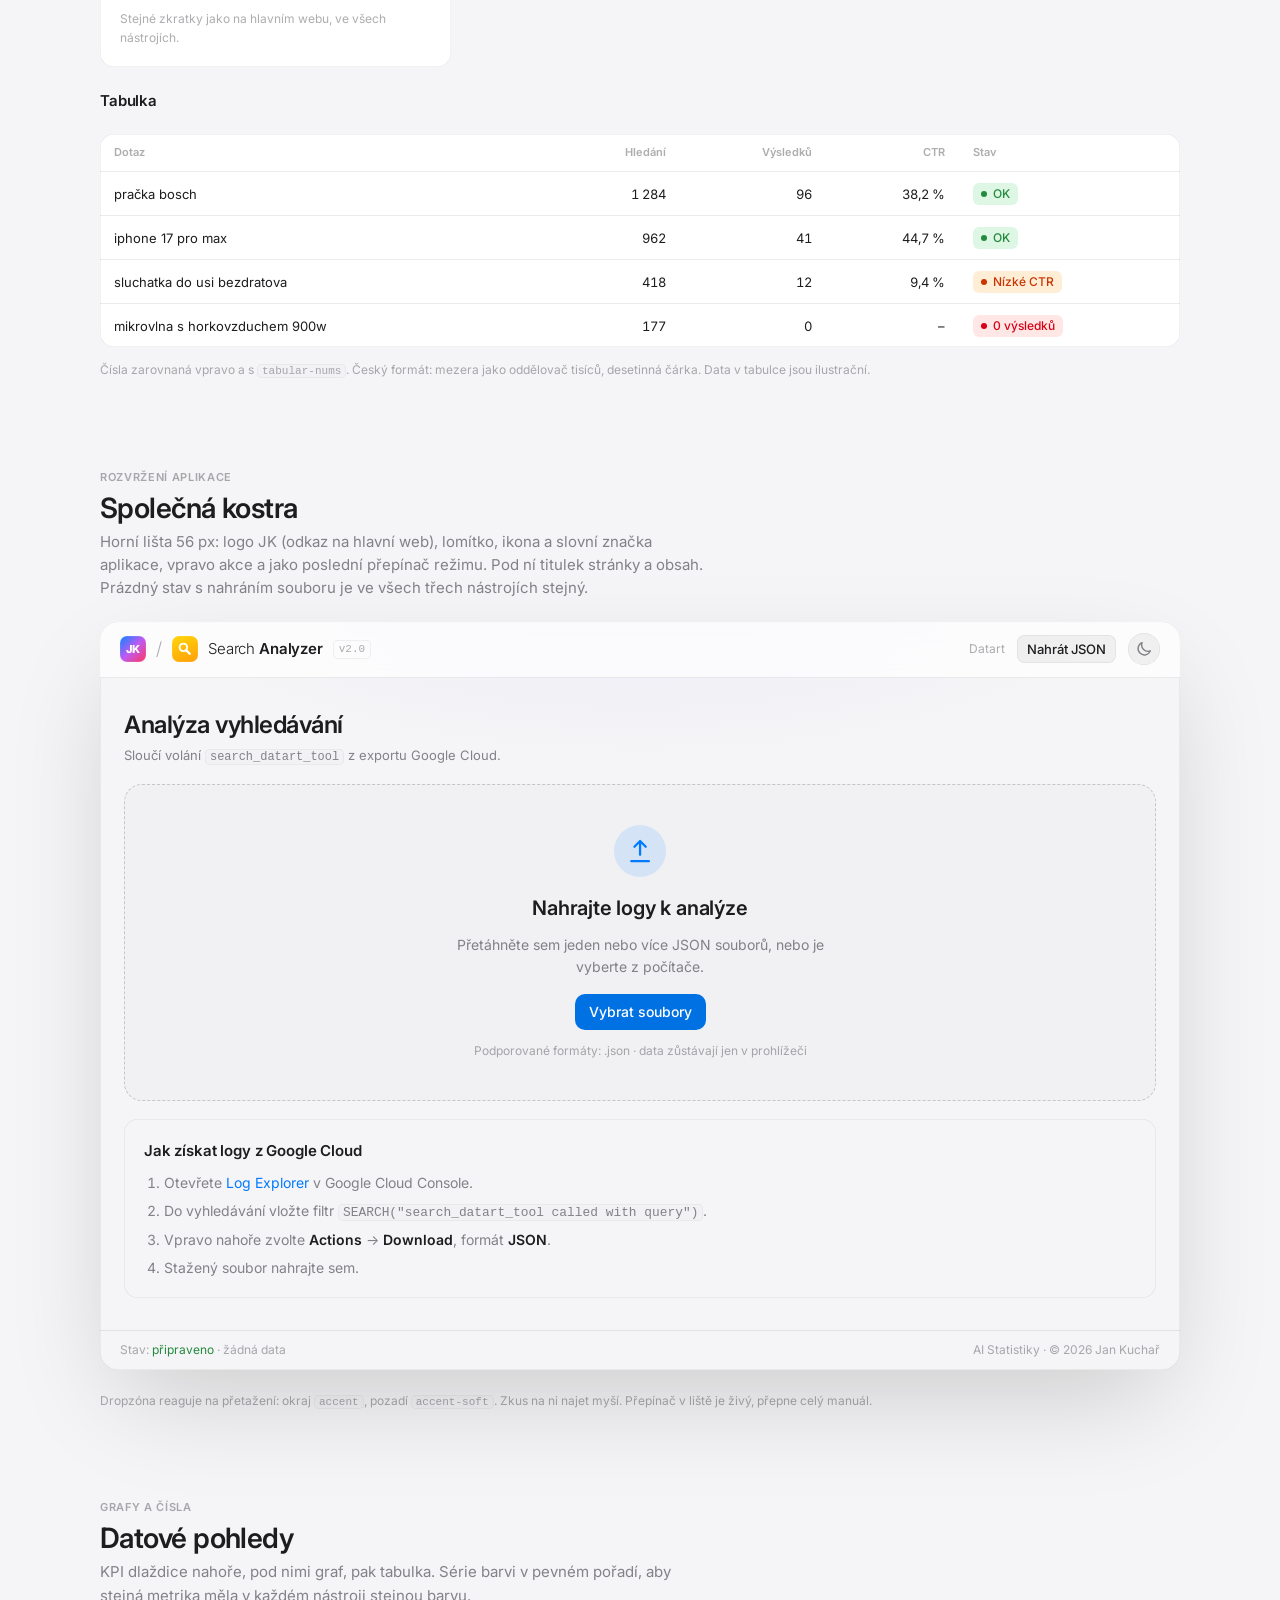
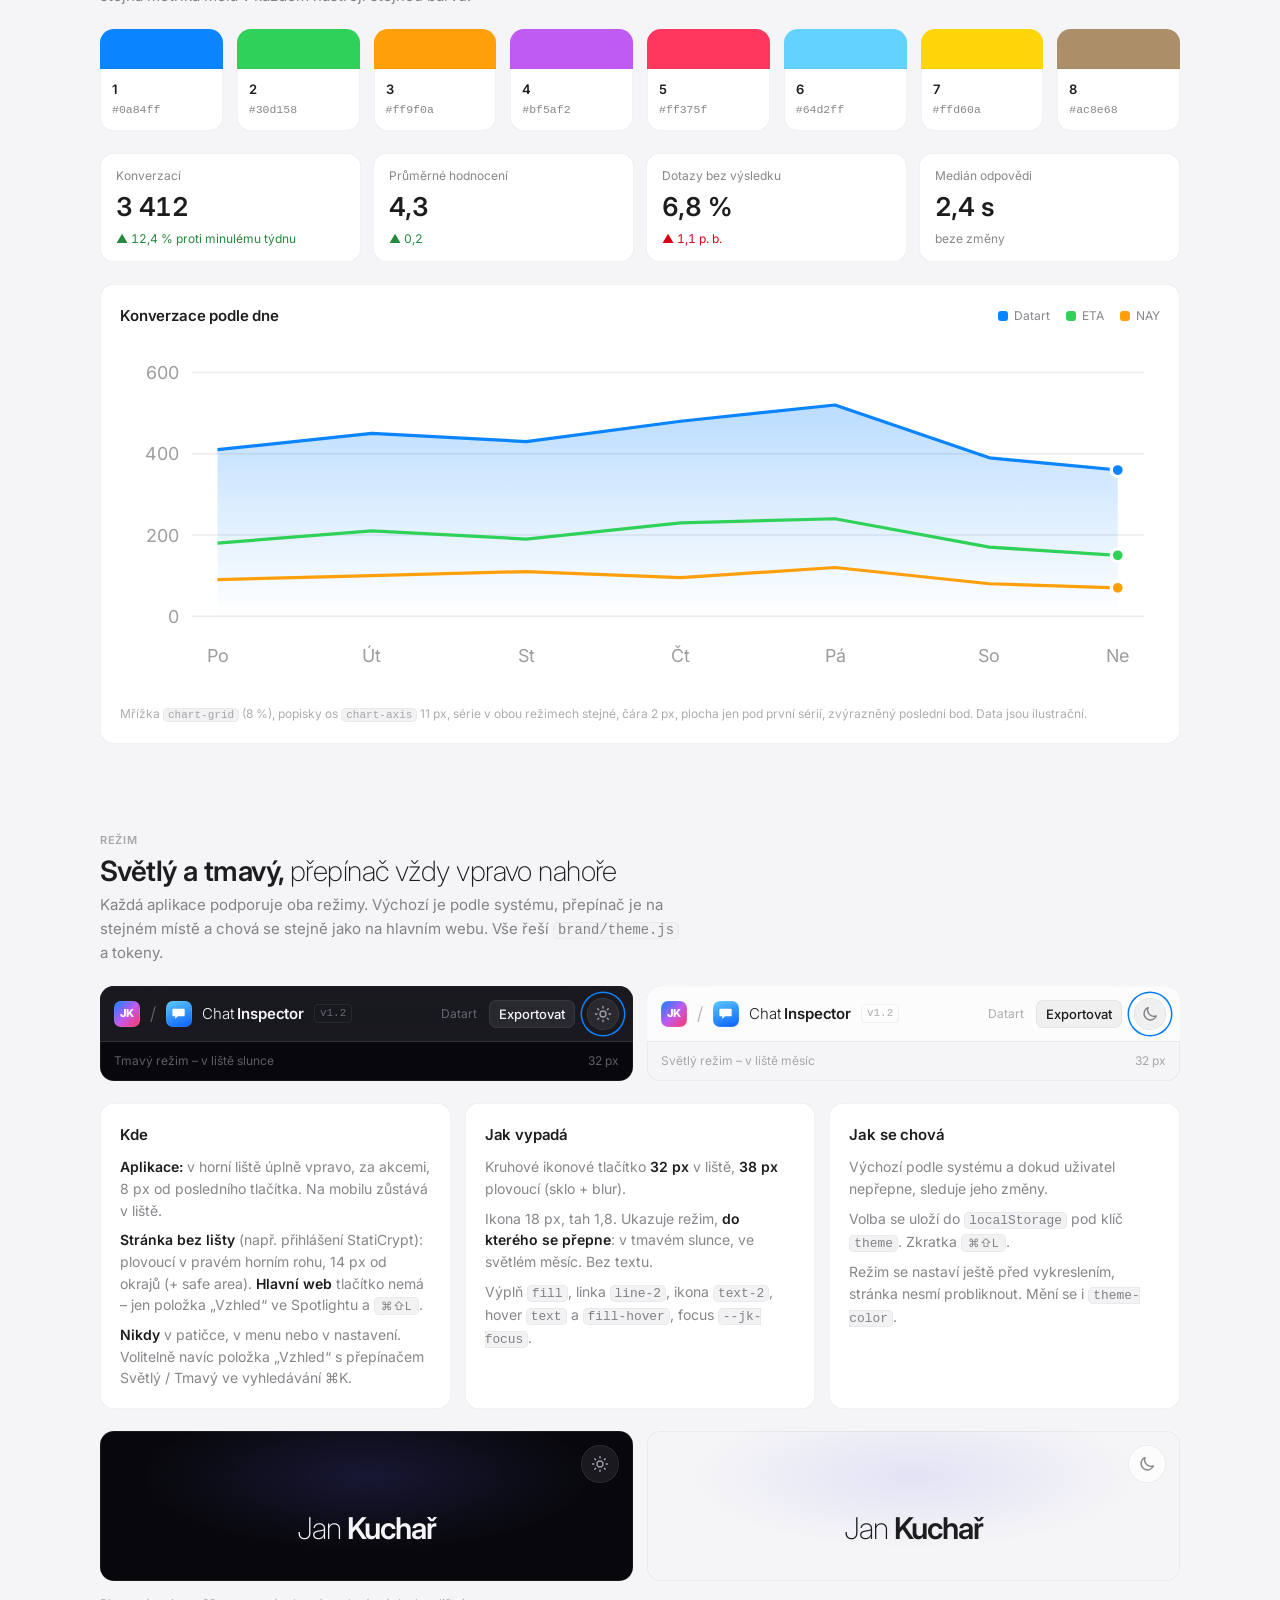
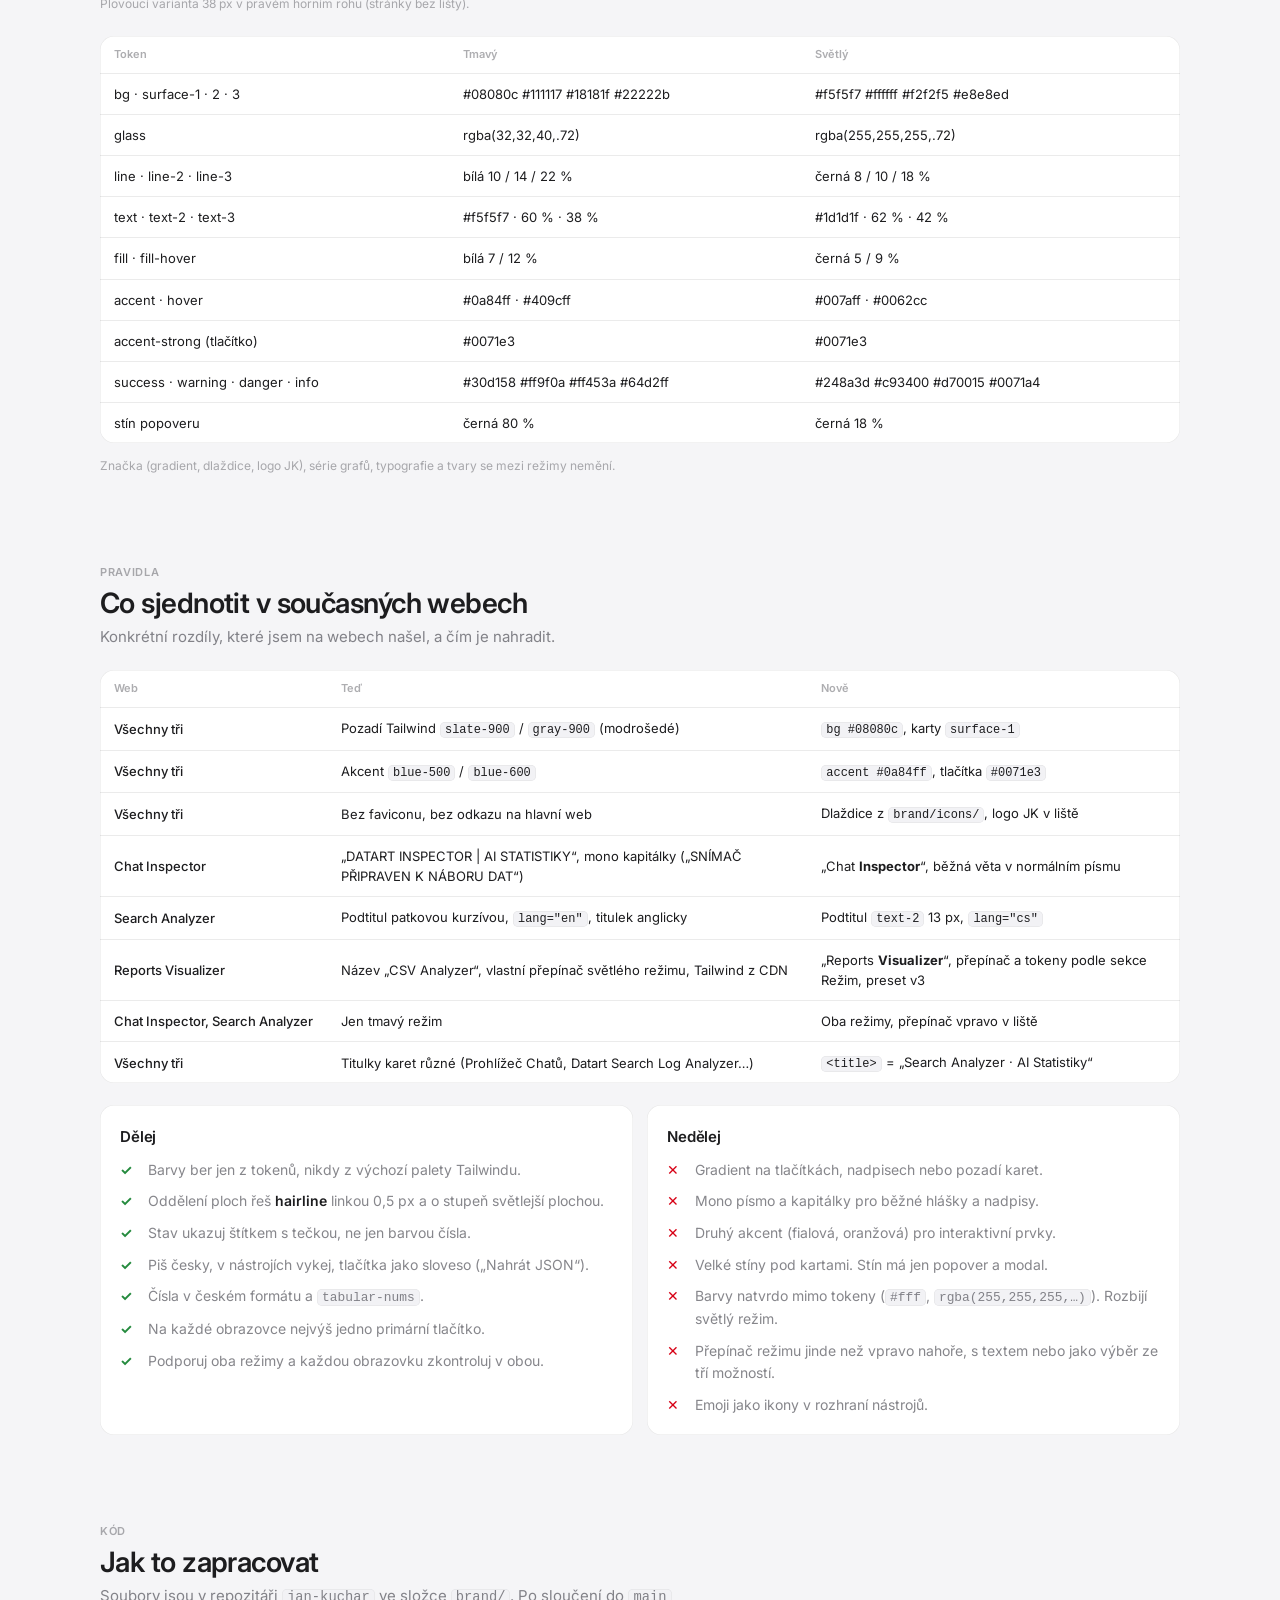
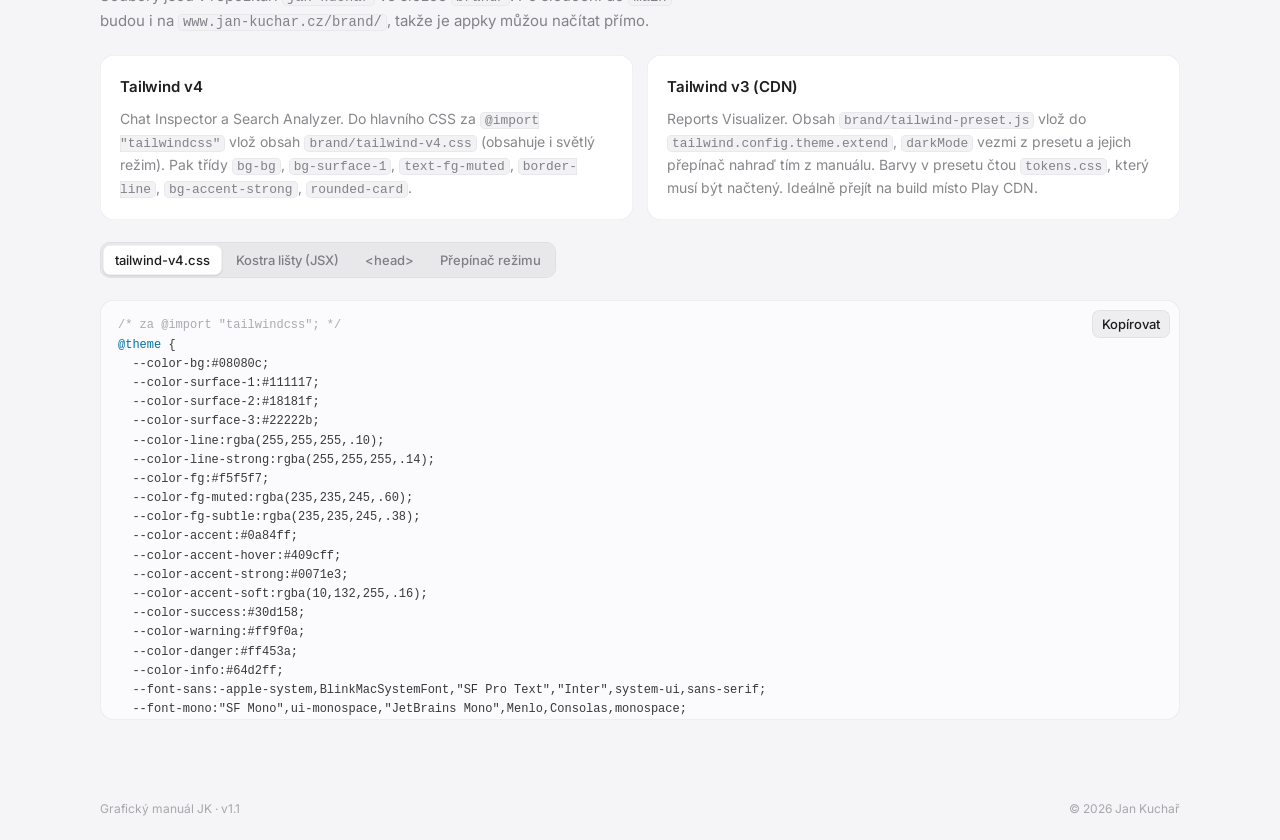
<file: brand/manual.html>
<!doctype html>
<html lang="cs">
<head>
<meta charset="utf-8">
<meta name="viewport" content="width=device-width, initial-scale=1, viewport-fit=cover">
<meta name="robots" content="noindex">
<meta name="color-scheme" content="dark light">
<meta name="theme-color" content="#08080c">
<title>Grafický manuál JK</title>
<link rel="preconnect" href="https://fonts.googleapis.com">
<link rel="preconnect" href="https://fonts.gstatic.com" crossorigin>
<link href="https://fonts.googleapis.com/css2?family=Inter:wght@200;300;400;500;600;700&display=swap" rel="stylesheet">
<script>
// Režim – stejná logika jako brand/theme.js (tady inline, aby manuál fungoval i samostatně)
(() => {
  const KEY = 'theme', root = document.documentElement, mq = matchMedia('(prefers-color-scheme: light)');
  const saved = () => { try { const t = localStorage.getItem(KEY); return t === 'light' || t === 'dark' ? t : null; } catch (e) { return null; } };
  const apply = t => { root.dataset.theme = t; const m = document.querySelector('meta[name="theme-color"]'); if (m) m.content = t === 'light' ? '#f5f5f7' : '#08080c'; };
  const set = t => { try { localStorage.setItem(KEY, t); } catch (e) {} apply(t); };
  const toggle = () => set(root.dataset.theme === 'light' ? 'dark' : 'light');
  apply(saved() || (mq.matches ? 'light' : 'dark'));
  mq.addEventListener('change', e => { if (!saved()) apply(e.matches ? 'light' : 'dark'); });
  document.addEventListener('click', e => { if (e.target.closest('[data-theme-toggle]')) toggle(); });
  document.addEventListener('keydown', e => { if ((e.metaKey || e.ctrlKey) && e.shiftKey && e.key.toLowerCase() === 'l') { e.preventDefault(); toggle(); } });
})();
</script>
<style>
/* Layout: úzký sloupec manuálu (Spotlight estetika hlavního webu), široké ukázky aplikací. Tmavý i světlý režim, tokeny shodné s brand/tokens.css. */
:root{
  color-scheme:dark;
  --jk-bg:#08080c; --jk-surface-1:#111117; --jk-surface-2:#18181f; --jk-surface-3:#22222b;
  --jk-glass:rgba(32,32,40,.72);
  --jk-line:rgba(255,255,255,.10); --jk-line-2:rgba(255,255,255,.14); --jk-line-3:rgba(255,255,255,.22);
  --jk-text:#f5f5f7; --jk-text-2:rgba(235,235,245,.60); --jk-text-3:rgba(235,235,245,.38);
  --jk-accent:#0a84ff; --jk-accent-hover:#409cff; --jk-accent-strong:#0071e3; --jk-accent-strong-hover:#0077ed;
  --jk-accent-soft:rgba(10,132,255,.16); --jk-focus:0 0 0 3px rgba(10,132,255,.45);
  --jk-success:#30d158; --jk-success-soft:rgba(48,209,88,.16);
  --jk-warning:#ff9f0a; --jk-warning-soft:rgba(255,159,10,.16);
  --jk-danger:#ff453a; --jk-danger-soft:rgba(255,69,58,.16);
  --jk-info:#64d2ff; --jk-info-soft:rgba(100,210,255,.16);
  --c1:#0a84ff; --c2:#30d158; --c3:#ff9f0a; --c4:#bf5af2; --c5:#ff375f; --c6:#64d2ff; --c7:#ffd60a; --c8:#ac8e68;
  --jk-brand-gradient:linear-gradient(135deg,#0a84ff,#bf5af2 50%,#ff375f);
  --tile-blue:linear-gradient(160deg,#5ac8fa,#0a60ff); --tile-yellow:linear-gradient(160deg,#ffd60a,#ff9f0a);
  --tile-green:linear-gradient(160deg,#30d158,#1fa045); --tile-pink:linear-gradient(160deg,#ff6482,#fa233b);
  --tile-purple:linear-gradient(160deg,#bf5af2,#5e5ce6);
  --jk-font:-apple-system,BlinkMacSystemFont,"SF Pro Text","Inter",system-ui,sans-serif;
  --jk-font-mono:"SF Mono",ui-monospace,"JetBrains Mono",Menlo,Consolas,monospace;
  --jk-r-xs:5px; --jk-r-sm:8px; --jk-r-md:10px; --jk-r-lg:14px; --jk-r-xl:18px;
  --jk-ease:cubic-bezier(.2,.9,.3,1);
  --jk-fill:rgba(255,255,255,.07); --jk-fill-hover:rgba(255,255,255,.12); --jk-code-bg:#050508;
  --jk-shadow-color:rgba(0,0,0,.8); --jk-chart-grid:rgba(255,255,255,.08); --jk-chart-axis:rgba(235,235,245,.38);
  --chip-text:rgba(235,235,245,.82); --code-text:rgba(235,235,245,.85); --fill-weak:rgba(255,255,255,.02);
  --seg-on:var(--jk-surface-3); --seg-shadow:rgba(0,0,0,.4);
  --amb-1:rgba(94,92,230,.18); --amb-2:rgba(255,55,95,.07); --amb-3:rgba(10,132,255,.06); --amb-app:rgba(94,92,230,.16);
}
/* Světlý režim – stejné hodnoty jako [data-theme="light"] v brand/tokens.css.
   .force-light / .force-dark vynutí režim v ukázce bez ohledu na stránku. */
:root[data-theme="light"],.force-light{
  color-scheme:light;
  --jk-bg:#f5f5f7; --jk-surface-1:#ffffff; --jk-surface-2:#f2f2f5; --jk-surface-3:#e8e8ed;
  --jk-glass:rgba(255,255,255,.72);
  --jk-line:rgba(0,0,0,.08); --jk-line-2:rgba(0,0,0,.10); --jk-line-3:rgba(0,0,0,.18);
  --jk-text:#1d1d1f; --jk-text-2:rgba(60,60,67,.62); --jk-text-3:rgba(60,60,67,.42);
  --jk-accent:#007aff; --jk-accent-hover:#0062cc; --jk-accent-soft:rgba(0,122,255,.12); --jk-focus:0 0 0 3px rgba(0,122,255,.35);
  --jk-success:#248a3d; --jk-success-soft:rgba(52,199,89,.16);
  --jk-warning:#c93400; --jk-warning-soft:rgba(255,149,0,.16);
  --jk-danger:#d70015; --jk-danger-soft:rgba(255,59,48,.12);
  --jk-info:#0071a4; --jk-info-soft:rgba(50,173,230,.14);
  --jk-fill:rgba(0,0,0,.05); --jk-fill-hover:rgba(0,0,0,.09); --jk-code-bg:#fbfbfd;
  --jk-shadow-color:rgba(0,0,0,.18); --jk-chart-grid:rgba(0,0,0,.08); --jk-chart-axis:rgba(60,60,67,.5);
  --chip-text:rgba(29,29,31,.82); --code-text:rgba(29,29,31,.88); --fill-weak:rgba(0,0,0,.015);
  --seg-on:var(--jk-surface-1); --seg-shadow:rgba(0,0,0,.12);
  --amb-1:rgba(94,92,230,.12); --amb-2:rgba(255,55,95,.05); --amb-3:rgba(10,132,255,.05); --amb-app:rgba(94,92,230,.08);
}
.force-dark{
  color-scheme:dark;
  --jk-bg:#08080c; --jk-surface-1:#111117; --jk-surface-2:#18181f; --jk-surface-3:#22222b;
  --jk-glass:rgba(32,32,40,.72);
  --jk-line:rgba(255,255,255,.10); --jk-line-2:rgba(255,255,255,.14); --jk-line-3:rgba(255,255,255,.22);
  --jk-text:#f5f5f7; --jk-text-2:rgba(235,235,245,.60); --jk-text-3:rgba(235,235,245,.38);
  --jk-accent:#0a84ff; --jk-accent-hover:#409cff; --jk-accent-soft:rgba(10,132,255,.16); --jk-focus:0 0 0 3px rgba(10,132,255,.45);
  --jk-fill:rgba(255,255,255,.07); --jk-fill-hover:rgba(255,255,255,.12);
  --chip-text:rgba(235,235,245,.82); --amb-1:rgba(94,92,230,.18);
}
.force-light,.force-dark{color:var(--jk-text);background:var(--jk-bg)}
*{box-sizing:border-box}
html{scroll-behavior:smooth;scroll-padding-top:72px}
body{background:var(--jk-bg);color:var(--jk-text);transition:background-color .3s,color .3s;font-family:var(--jk-font);font-size:14px;line-height:1.55;-webkit-font-smoothing:antialiased;padding-inline:16px}
.ambient{position:fixed;inset:0;z-index:-1;pointer-events:none;background:
  radial-gradient(60% 50% at 50% 0%,var(--amb-1),transparent 70%),
  radial-gradient(40% 40% at 90% 100%,var(--amb-2),transparent 70%),
  radial-gradient(35% 35% at 5% 90%,var(--amb-3),transparent 70%)}
a{color:var(--jk-accent);text-decoration:none}
a:hover{color:var(--jk-accent-hover)}
:focus-visible{outline:none;box-shadow:var(--jk-focus);border-radius:6px}
code,.mono{font-family:var(--jk-font-mono);font-size:.92em}
p code,li code,td code{background:var(--jk-surface-2);padding:1px 5px;border-radius:var(--jk-r-xs);box-shadow:0 0 0 .5px var(--jk-line) inset}

/* ---------- Kostra manuálu ---------- */
.nav{position:sticky;top:env(safe-area-inset-top,0px);z-index:5;margin-inline:-16px;padding:10px 16px;
  background:var(--jk-glass);backdrop-filter:blur(30px) saturate(180%);-webkit-backdrop-filter:blur(30px) saturate(180%);
  border-bottom:.5px solid var(--jk-line)}
.nav-in{max-width:1080px;margin:0 auto;display:flex;align-items:center;gap:14px}
.nav .mark{flex:none}
.nav-links{display:flex;gap:4px;overflow-x:auto;scrollbar-width:none;min-width:0}
.nav-links a{color:var(--jk-text-2);font-size:13px;padding:5px 10px;border-radius:999px;white-space:nowrap}
.nav-links a:hover{color:var(--jk-text);background:var(--jk-fill)}
.nav .theme-toggle{margin-left:auto}
.wrap{max-width:1080px;margin:0 auto;padding-block:56px 80px;display:grid;gap:88px}
.hero{text-align:center;display:grid;justify-items:center;gap:14px;padding-top:24px}
.hero h1{font-size:clamp(42px,8vw,72px);font-weight:200;letter-spacing:-.04em;line-height:1;margin:0;text-wrap:balance}
.hero h1 b{font-weight:600}
.hero p{margin:0;color:var(--jk-text-2);font-size:16px;max-width:58ch;text-wrap:pretty}
.hero .meta-row{display:flex;gap:8px;flex-wrap:wrap;justify-content:center;margin-top:8px}
section{display:grid;gap:22px;min-width:0}
.sec-head{display:grid;gap:6px;max-width:68ch}
.sec-head .k{font-size:11px;font-weight:600;color:var(--jk-text-3);letter-spacing:.06em;text-transform:uppercase}
.sec-head h2{font-size:28px;font-weight:600;letter-spacing:-.02em;margin:0;line-height:1.15;text-wrap:balance}
.sec-head h2 span{font-weight:200}
.sec-head p{margin:0;color:var(--jk-text-2);font-size:15px;text-wrap:pretty}
h3{font-size:15px;font-weight:600;margin:0 0 10px;letter-spacing:-.01em}
.grid{display:grid;gap:14px}
.g2{grid-template-columns:repeat(auto-fit,minmax(min(100%,320px),1fr))}
.g3{grid-template-columns:repeat(auto-fit,minmax(min(100%,240px),1fr))}
.g4{grid-template-columns:repeat(auto-fill,minmax(min(100%,180px),1fr))}
.panel{background:var(--jk-surface-1);border-radius:var(--jk-r-lg);box-shadow:0 0 0 .5px var(--jk-line-2) inset;padding:20px;min-width:0}
.dim{color:var(--jk-text-2)}
.small{font-size:12px;color:var(--jk-text-3)}

/* ---------- Princip ---------- */
.principles{display:grid;gap:14px;grid-template-columns:repeat(auto-fit,minmax(min(100%,240px),1fr))}
.principles .panel p{margin:0;color:var(--jk-text-2)}
.principles .panel b{display:block;color:var(--jk-text);font-size:15px;margin-bottom:4px}

/* ---------- Barvy ---------- */
.sw{border-radius:var(--jk-r-lg);overflow:hidden;box-shadow:0 0 0 .5px var(--jk-line-2) inset;background:var(--jk-surface-1);display:flex;flex-direction:column}
.sw .chip-c{height:76px;box-shadow:0 -.5px 0 var(--jk-line) inset}
.sw .info{padding:10px 12px 12px;display:grid;gap:2px}
.sw .info b{font-size:13px;font-weight:600}
.sw .info code{font-size:11.5px;color:var(--jk-text-2)}
.sw .info span{font-size:11.5px;color:var(--jk-text-3)}
.ramp{display:flex;border-radius:var(--jk-r-lg);overflow:hidden;box-shadow:0 0 0 .5px var(--jk-line-2) inset}
.ramp div{flex:1;height:64px;display:flex;align-items:flex-end;padding:8px;font-size:11px;font-family:var(--jk-font-mono);color:rgba(235,235,245,.6);min-width:0}
.ramp.light div{color:rgba(60,60,67,.62)}
.textsamples{display:grid;gap:8px}
.textsamples div{display:flex;justify-content:space-between;gap:12px;align-items:baseline;border-bottom:.5px solid var(--jk-line);padding-bottom:8px}
.textsamples div:last-child{border:0;padding:0}
.textsamples code{color:var(--jk-text-3);font-size:11.5px;white-space:nowrap}

/* ---------- Typografie ---------- */
.typerow{display:grid;grid-template-columns:120px 1fr;gap:16px;align-items:baseline;padding:14px 0;border-bottom:.5px solid var(--jk-line)}
.typerow:last-child{border:0}
.typerow .spec{font-size:11.5px;color:var(--jk-text-3);font-family:var(--jk-font-mono);line-height:1.4}
.typerow .sample{min-width:0;overflow-wrap:anywhere}
.wordmarks{display:flex;gap:28px 40px;flex-wrap:wrap;align-items:center}
.wm{font-size:26px;letter-spacing:-.02em;font-weight:300;white-space:nowrap}
.wm b{font-weight:600}

/* ---------- Tvary ---------- */
.radii{display:flex;gap:14px;flex-wrap:wrap}
.radii div{width:92px;height:72px;background:var(--jk-surface-2);box-shadow:0 0 0 .5px var(--jk-line-2) inset;display:flex;align-items:flex-end;padding:8px;font-size:11px;color:var(--jk-text-2);font-family:var(--jk-font-mono)}
.space{display:flex;gap:10px;align-items:flex-end;flex-wrap:wrap}
.space div{background:var(--jk-accent-soft);box-shadow:0 0 0 .5px rgba(10,132,255,.4) inset;border-radius:3px}
.space figure{margin:0;display:grid;gap:6px;justify-items:center;font-size:11px;color:var(--jk-text-3);font-family:var(--jk-font-mono)}

/* ---------- Ikony aplikací ---------- */
.tile{display:grid;place-items:center;flex:none;box-shadow:0 0 0 .5px rgba(255,255,255,.15) inset;color:#fff}
.tile svg{width:58%;height:58%}
.apps{display:grid;gap:14px;grid-template-columns:repeat(auto-fit,minmax(min(100%,300px),1fr))}
.app{display:grid;grid-template-columns:auto 1fr;gap:14px;align-items:start}
.app h3{margin:0}
.app p{margin:4px 0 0;color:var(--jk-text-2);font-size:13px}
.app .locked{display:flex;align-items:center;gap:6px;margin-top:4px;font-size:12px;color:var(--jk-text-2)}
.app .locked .lock{width:12px;height:12px;flex:none}
.app .dom{font-family:var(--jk-font-mono);font-size:11.5px;color:var(--jk-text-3);margin-top:6px;overflow-wrap:anywhere}
.mark{width:26px;height:26px;border-radius:7px;background:var(--jk-brand-gradient);display:grid;place-items:center;font-weight:800;font-size:11px;color:#fff;letter-spacing:-.02em;box-shadow:0 0 0 .5px rgba(255,255,255,.18) inset}

/* ---------- Komponenty (reálné třídy, které appky převezmou) ---------- */
.row-demo{display:flex;flex-wrap:wrap;gap:10px;align-items:center}
.btn{display:inline-flex;align-items:center;gap:8px;height:36px;padding:0 14px;border-radius:var(--jk-r-md);font:inherit;font-size:14px;font-weight:500;border:0;cursor:pointer;transition:background .15s,color .15s,box-shadow .15s;white-space:nowrap}
.btn svg{width:16px;height:16px;flex:none}
.btn-primary{background:var(--jk-accent-strong);color:#fff}
.btn-primary:hover{background:var(--jk-accent-strong-hover)}
.btn-secondary{background:var(--jk-fill);color:var(--jk-text);box-shadow:0 0 0 .5px var(--jk-line-2) inset}
.btn-secondary:hover{background:var(--jk-fill-hover)}
.btn-ghost{background:transparent;color:var(--jk-accent)}
.btn-ghost:hover{background:var(--jk-accent-soft)}
.btn-danger{background:transparent;color:var(--jk-danger);box-shadow:0 0 0 .5px rgba(255,69,58,.4) inset}
.btn-danger:hover{background:var(--jk-danger-soft)}
.btn-sm{height:28px;padding:0 10px;font-size:13px;border-radius:var(--jk-r-sm)}
.btn:disabled{opacity:.4;cursor:not-allowed}
.field{display:grid;gap:6px;min-width:0}
.field label{font-size:12px;font-weight:500;color:var(--jk-text-2)}
.input{height:36px;width:100%;padding:0 12px;border-radius:var(--jk-r-sm);border:0;background:var(--jk-surface-2);color:var(--jk-text);font:inherit;box-shadow:0 0 0 .5px var(--jk-line-2) inset;transition:box-shadow .15s}
.input::placeholder{color:var(--jk-text-3)}
.input:focus{outline:none;box-shadow:0 0 0 1px var(--jk-accent) inset,var(--jk-focus)}
textarea.input{height:96px;padding:10px 12px;resize:vertical;font-family:var(--jk-font-mono);font-size:12.5px}
.search{display:flex;align-items:center;gap:10px;height:40px;padding:0 14px;border-radius:999px;background:var(--jk-glass);box-shadow:0 0 0 .5px var(--jk-line-2) inset}
.search input{flex:1;min-width:0;background:none;border:0;outline:0;color:var(--jk-text);font:inherit;font-size:15px;caret-color:var(--jk-accent)}
.search input::placeholder{color:var(--jk-text-3)}
kbd{font-family:inherit;font-size:11.5px;color:var(--jk-text-2);background:var(--jk-fill);border-radius:var(--jk-r-xs);padding:2px 7px;box-shadow:0 0 0 .5px var(--jk-line) inset;white-space:nowrap}
.seg{display:inline-flex;padding:3px;gap:2px;border-radius:var(--jk-r-md);background:var(--jk-fill);box-shadow:0 0 0 .5px var(--jk-line) inset}
.seg button{border:0;background:none;color:var(--jk-text-2);font:inherit;font-size:13px;font-weight:500;padding:5px 12px;border-radius:7px;cursor:pointer}
.seg button[aria-pressed="true"]{background:var(--seg-on);color:var(--jk-text);box-shadow:0 1px 2px var(--seg-shadow),0 0 0 .5px var(--jk-line-2) inset}
.chip{display:inline-flex;align-items:center;gap:6px;padding:5px 11px;border-radius:999px;font-size:12.5px;background:var(--jk-fill);box-shadow:0 0 0 .5px var(--jk-line-2) inset;color:var(--chip-text)}
.badge{display:inline-flex;align-items:center;gap:6px;height:22px;padding:0 8px;border-radius:6px;font-size:12px;font-weight:500;white-space:nowrap}
.badge::before{content:"";width:6px;height:6px;border-radius:50%;background:currentColor}
.b-ok{color:var(--jk-success);background:var(--jk-success-soft)}
.b-warn{color:var(--jk-warning);background:var(--jk-warning-soft)}
.b-err{color:var(--jk-danger);background:var(--jk-danger-soft)}
.b-info{color:var(--jk-info);background:var(--jk-info-soft)}
.b-neutral{color:var(--jk-text-2);background:var(--jk-fill)}
.b-neutral::before{display:none}
.ver{font-family:var(--jk-font-mono);font-size:11px;color:var(--jk-text-3);padding:1px 6px;border-radius:var(--jk-r-xs);box-shadow:0 0 0 .5px var(--jk-line-2) inset}

/* Tabulka */
.tbl-wrap{overflow-x:auto;border-radius:var(--jk-r-lg);box-shadow:0 0 0 .5px var(--jk-line-2) inset;background:var(--jk-surface-1)}
table{border-collapse:collapse;width:100%;min-width:560px;font-size:13px}
th{font-size:11px;font-weight:600;color:var(--jk-text-3);text-align:left;padding:10px 14px;border-bottom:.5px solid var(--jk-line);white-space:nowrap}
td{padding:10px 14px;border-bottom:.5px solid var(--jk-line);vertical-align:middle}
tr:last-child td{border-bottom:0}
tbody tr:hover td{background:var(--fill-weak)}
td.num,th.num{text-align:right;font-variant-numeric:tabular-nums}
td .q{font-family:var(--jk-font-mono);font-size:12px}

/* ---------- Ukázka aplikace ---------- */
.device{border-radius:var(--jk-r-xl);overflow:hidden;background:var(--jk-bg);box-shadow:0 0 0 .5px var(--jk-line-2) inset,0 40px 100px -20px var(--jk-shadow-color);position:relative;isolation:isolate}
.device::before{content:"";position:absolute;inset:0;z-index:-1;background:radial-gradient(70% 40% at 50% -10%,var(--amb-app),transparent 70%)}
.topbar{height:56px;display:flex;align-items:center;gap:12px;padding:0 20px;background:var(--jk-glass);backdrop-filter:blur(30px);-webkit-backdrop-filter:blur(30px);border-bottom:.5px solid var(--jk-line)}
.crumb{display:flex;align-items:center;gap:10px;min-width:0}
.crumb .slash{color:var(--jk-text-3);font-weight:300;font-size:18px}
.crumb .name{font-size:15px;font-weight:300;letter-spacing:-.01em;white-space:nowrap}
.crumb .name b{font-weight:600}
.topbar .spacer{flex:1}
.topbar .ctx{font-size:12px;color:var(--jk-text-3)}
.app-body{padding:28px 24px 32px;display:grid;gap:18px}
.page-title{display:flex;justify-content:space-between;align-items:flex-end;gap:16px;flex-wrap:wrap}
.page-title h4{margin:0;font-size:24px;font-weight:600;letter-spacing:-.02em}
.page-title p{margin:2px 0 0;color:var(--jk-text-2);font-size:13px}
.drop{border-radius:var(--jk-r-xl);border:1px dashed var(--jk-line-3);background:var(--fill-weak);padding:40px 20px;display:grid;justify-items:center;text-align:center;gap:10px;transition:border-color .15s,background .15s}
.drop.over,.drop:hover{border-color:var(--jk-accent);background:var(--jk-accent-soft)}
.drop h5{margin:6px 0 0;font-size:20px;font-weight:600;letter-spacing:-.01em}
.drop p{margin:0;color:var(--jk-text-2);max-width:46ch}
.drop .small{margin-top:2px}
.steps{margin:0;padding-left:20px;display:grid;gap:6px;color:var(--jk-text-2)}
.steps b{color:var(--jk-text);font-weight:600}
.statusbar{display:flex;justify-content:space-between;gap:12px;flex-wrap:wrap;padding:10px 20px;border-top:.5px solid var(--jk-line);font-size:12px;color:var(--jk-text-3)}

/* KPI + graf */
.kpis{display:grid;gap:12px;grid-template-columns:repeat(auto-fit,minmax(min(100%,170px),1fr))}
.kpi{background:var(--jk-surface-1);border-radius:var(--jk-r-lg);box-shadow:0 0 0 .5px var(--jk-line-2) inset;padding:14px 16px;display:grid;gap:2px}
.kpi span{font-size:12px;color:var(--jk-text-2)}
.kpi b{font-size:26px;font-weight:600;letter-spacing:-.02em;font-variant-numeric:tabular-nums}
.kpi small{font-size:12px;font-variant-numeric:tabular-nums}
.up{color:var(--jk-success)} .down{color:var(--jk-danger)}
.chart{width:100%;height:auto;display:block}
.legend{display:flex;gap:16px;flex-wrap:wrap;font-size:12px;color:var(--jk-text-2)}
.legend i{display:inline-block;width:10px;height:10px;border-radius:3px;margin-right:6px;vertical-align:-1px}
.grid-l{stroke:var(--jk-chart-grid)} .axis-l{fill:var(--jk-chart-axis)} .pt{stroke:var(--jk-surface-1)}

/* ---------- Režim: přepínač (stejná třída jako v aplikacích) ---------- */
.theme-toggle{width:32px;height:32px;border-radius:50%;display:grid;place-items:center;flex:none;padding:0;
  color:var(--jk-text-2);background:var(--jk-fill);box-shadow:0 0 0 .5px var(--jk-line-2) inset;border:0;cursor:pointer;
  transition:color .15s,background .15s}
.theme-toggle:hover{color:var(--jk-text);background:var(--jk-fill-hover)}
.theme-toggle:focus-visible{box-shadow:var(--jk-focus);border-radius:50%}
.theme-toggle svg{width:18px;height:18px}
.theme-toggle.float{width:38px;height:38px;background:var(--jk-glass)}
:root[data-theme="light"] .theme-toggle .sun,:root:not([data-theme="light"]) .theme-toggle .moon{display:none}
:root .force-light .theme-toggle .moon,:root .force-dark .theme-toggle .sun{display:block}
:root .force-light .theme-toggle .sun,:root .force-dark .theme-toggle .moon{display:none}
.modes{display:grid;gap:14px;grid-template-columns:repeat(auto-fit,minmax(min(100%,420px),1fr))}
.mode{border-radius:var(--jk-r-lg);overflow:hidden;box-shadow:0 0 0 .5px var(--jk-line-2) inset}
.mode .topbar{padding:0 14px}
.mode .cap{padding:10px 14px;font-size:12px;color:var(--jk-text-3);display:flex;justify-content:space-between;gap:10px}
.callout{position:relative}
.callout::after{content:"";position:absolute;inset:-5px;border-radius:50%;box-shadow:0 0 0 1.5px var(--jk-accent);pointer-events:none}
.corner{position:relative;height:150px;border-radius:var(--jk-r-lg);box-shadow:0 0 0 .5px var(--jk-line-2) inset;background:
  radial-gradient(60% 70% at 50% 30%,var(--amb-1),transparent 70%),var(--jk-bg);overflow:hidden}
.corner .theme-toggle{position:absolute;top:14px;right:14px}
.corner .t{position:absolute;inset:auto 0 30px;text-align:center;font-size:30px;font-weight:200;letter-spacing:-.04em}
.corner .t b{font-weight:600}
.spec-list{margin:0;padding:0;list-style:none;display:grid;gap:8px;color:var(--jk-text-2)}
.spec-list b{color:var(--jk-text);font-weight:600}

/* ---------- Pravidla ---------- */
.dd{display:grid;gap:14px;grid-template-columns:repeat(auto-fit,minmax(min(100%,320px),1fr))}
.dd ul{margin:0;padding:0;list-style:none;display:grid;gap:10px}
.dd li{display:grid;grid-template-columns:18px 1fr;gap:10px;color:var(--jk-text-2)}
.dd li b{color:var(--jk-text);font-weight:600}
.dd .yes li::before{content:"✓";color:var(--jk-success);font-weight:700}
.dd .no li::before{content:"✕";color:var(--jk-danger);font-weight:700}
.audit td:first-child{white-space:nowrap;font-weight:500}

/* ---------- Kód ---------- */
.code{position:relative;background:var(--jk-code-bg);border-radius:var(--jk-r-lg);box-shadow:0 0 0 .5px var(--jk-line-2) inset;min-width:0}
.code pre{margin:0;padding:16px 18px;overflow-x:auto;font-family:var(--jk-font-mono);font-size:12px;line-height:1.6;color:var(--code-text);max-height:420px}
.code .copy{position:absolute;top:10px;right:10px}
.code .hl{color:var(--jk-info)} .code .cm{color:var(--jk-text-3)}
.tabs{display:flex;gap:10px;align-items:center;flex-wrap:wrap;justify-content:space-between}
footer.foot{max-width:1080px;margin:0 auto;padding-block:0 40px;font-size:12px;color:var(--jk-text-3);display:flex;justify-content:space-between;gap:12px;flex-wrap:wrap}

@media (max-width:640px){
  .wrap{padding-block:32px 56px;gap:64px}
  .typerow{grid-template-columns:1fr;gap:4px}
  .topbar{padding:0 14px}
  .topbar .ctx{display:none}
  .app-body{padding:20px 16px 24px}
  .drop{padding:28px 14px}
}
@media (max-width:640px){ .mode .topbar .ctx,.mode .topbar .ver,.mode .topbar .btn{display:none} }
@media (prefers-reduced-motion:reduce){*{transition:none!important;scroll-behavior:auto!important}}
</style>
</head>
<body>

<div class="ambient" aria-hidden="true"></div>

<nav class="nav" aria-label="Kapitoly">
  <div class="nav-in">
    <span class="mark" aria-hidden="true">JK</span>
    <div class="nav-links">
      <a href="#princip">Princip</a><a href="#barvy">Barvy</a><a href="#typografie">Typografie</a>
      <a href="#tvary">Tvary</a><a href="#ikony">Ikony</a><a href="#komponenty">Komponenty</a>
      <a href="#aplikace">Aplikace</a><a href="#grafy">Grafy</a><a href="#rezim">Režim</a><a href="#pravidla">Pravidla</a><a href="#kod">Kód</a>
    </div>
    <button class="theme-toggle" type="button" data-theme-toggle aria-label="Přepnout světlý / tmavý režim" title="Přepnout režim (⌘⇧L)"><svg class="sun" viewBox="0 0 24 24" fill="none" stroke="currentColor" stroke-width="1.8" stroke-linecap="round" aria-hidden="true"><circle cx="12" cy="12" r="4"/><path d="M12 2v2M12 20v2M4.9 4.9l1.4 1.4M17.7 17.7l1.4 1.4M2 12h2M20 12h2M4.9 19.1l1.4-1.4M17.7 6.3l1.4-1.4"/></svg><svg class="moon" viewBox="0 0 24 24" fill="none" stroke="currentColor" stroke-width="1.8" stroke-linecap="round" stroke-linejoin="round" aria-hidden="true"><path d="M20.5 14.5A8.5 8.5 0 0 1 9.5 3.5a8.5 8.5 0 1 0 11 11z"/></svg></button>
  </div>
</nav>

<main class="wrap">

  <header class="hero">
    <span class="tile" style="width:64px;height:64px;border-radius:16px;background:var(--jk-brand-gradient);font-weight:800;font-size:24px;letter-spacing:-.02em">JK</span>
    <h1>Grafický <b>manuál</b></h1>
    <p>Jeden vizuální jazyk pro www.jan-kuchar.cz a nástroje AI Statistiky. Vychází z hlavního webu: Spotlight estetika, jedna modrá a skleněné plochy. Tmavý i světlý režim.</p>
    <div class="meta-row"><span class="chip">v1.1 · říjen 2026</span><span class="chip">Tmavý i světlý režim</span><span class="chip">Tailwind v3 i v4</span></div>
  </header>

  <!-- PRINCIP -->
  <section id="princip">
    <div class="sec-head"><span class="k">Princip</span><h2>Méně omáčky, <span>více dat</span></h2>
      <p>Nástroje jsou pracovní: obsah a čísla mají přednost před efekty. Charakter dává typografie a jemné pozadí, ne barevnost.</p></div>
    <div class="principles">
      <div class="panel"><b>Jedna modrá</b><p>#0a84ff je jediný akcent. Ostatní barvy nesou stav nebo sérii v grafu.</p></div>
      <div class="panel"><b>Hairline místo stínů</b><p>Plochy oddělují tenké linky 0,5 px. Velký stín jen u vyskakovacích vrstev.</p></div>
      <div class="panel"><b>Gradient jen ve značce</b><p>Barevný přechod patří logu JK, avataru a ikonám aplikací. Nikdy na tlačítka ani nadpisy.</p></div>
      <div class="panel"><b>Dvě váhy v názvu</b><p>Podpis značky je kontrast lehké a tučné váhy: Jan <b style="display:inline;font-size:inherit">Kuchař</b>, Chat <b style="display:inline;font-size:inherit">Inspector</b>.</p></div>
    </div>
  </section>

  <!-- BARVY -->
  <section id="barvy">
    <div class="sec-head"><span class="k">Barvy</span><h2>Paleta</h2>
      <p>Neutrální téměř černá místo modro-šedé Tailwind <code>slate</code>. Plochy se zesvětlují po krocích, hloubku dělá jas, ne barva. Kde jsou dvě hodnoty, první je tmavý a druhá světlý režim.</p></div>

    <h3>Plochy</h3>
    <div class="ramp" role="img" aria-label="Stupně ploch v tmavém režimu od pozadí po hover">
      <div style="background:#08080c">bg #08080c</div>
      <div style="background:#111117">surface-1 #111117</div>
      <div style="background:#18181f">surface-2 #18181f</div>
      <div style="background:#22222b">surface-3 #22222b</div>
    </div>
    <div class="ramp light" role="img" aria-label="Stupně ploch ve světlém režimu od pozadí po hover" style="margin-top:-8px">
      <div style="background:#f5f5f7">bg #f5f5f7</div>
      <div style="background:#ffffff">surface-1 #ffffff</div>
      <div style="background:#f2f2f5">surface-2 #f2f2f5</div>
      <div style="background:#e8e8ed">surface-3 #e8e8ed</div>
    </div>
    <div class="grid g3 small" style="margin-top:-8px">
      <span><b style="color:var(--jk-text-2)">bg</b> pozadí stránky · <b style="color:var(--jk-text-2)">surface-1</b> karty a panely</span>
      <span><b style="color:var(--jk-text-2)">surface-2</b> vstupy, vnořené bloky</span>
      <span><b style="color:var(--jk-text-2)">surface-3</b> hover, vybraný řádek, aktivní segment</span>
    </div>

    <div class="grid g2">
      <div class="panel">
        <h3>Akcent</h3>
        <div class="grid g3" style="grid-template-columns:repeat(auto-fit,minmax(min(100%,130px),1fr))">
          <div class="sw"><div class="chip-c" style="background:var(--jk-accent)"></div><div class="info"><b>accent</b><code>#0a84ff / #007aff</code><span>odkazy, ikony, focus</span></div></div>
          <div class="sw"><div class="chip-c" style="background:#0071e3"></div><div class="info"><b>accent-strong</b><code>#0071e3</code><span>výplň tlačítka</span></div></div>
          <div class="sw"><div class="chip-c" style="background:var(--jk-accent-soft)"></div><div class="info"><b>accent-soft</b><code>16 % / 12 %</code><span>pozadí aktivní položky</span></div></div>
        </div>
        <p class="small" style="margin:12px 0 0">Bílý text na #0a84ff má kontrast jen 3,6 : 1, proto mají tlačítka tmavší #0071e3 (4,7 : 1).</p>
      </div>
      <div class="panel">
        <h3>Text</h3>
        <div class="textsamples">
          <div><span>Primární text a nadpisy</span><code>#f5f5f7 / #1d1d1f</code></div>
          <div><span style="color:var(--jk-text-2)">Popisky a sekundární text</span><code>text-2 · 60 / 62 %</code></div>
          <div><span style="color:var(--jk-text-3)">Meta, labely, osy grafů</span><code>text-3 · 38 / 42 %</code></div>
          <div><span style="color:var(--jk-accent)">Odkaz a interaktivní text</span><code>accent</code></div>
        </div>
        <p class="small" style="margin:12px 0 0">text-3 nepoužívej pro souvislý text, jen pro krátké popisky.</p>
      </div>
    </div>

    <h3>Stavové barvy</h3>
    <div class="grid g4">
      <div class="sw"><div class="chip-c" style="background:var(--jk-success)"></div><div class="info"><b>success</b><code>#30d158 / #248a3d</code><span>hotovo, kladný trend</span></div></div>
      <div class="sw"><div class="chip-c" style="background:var(--jk-warning)"></div><div class="info"><b>warning</b><code>#ff9f0a / #c93400</code><span>pozor, neúplná data</span></div></div>
      <div class="sw"><div class="chip-c" style="background:var(--jk-danger)"></div><div class="info"><b>danger</b><code>#ff453a / #d70015</code><span>chyba, mazání</span></div></div>
      <div class="sw"><div class="chip-c" style="background:var(--jk-info)"></div><div class="info"><b>info</b><code>#64d2ff / #0071a4</code><span>nápověda, neutrální stav</span></div></div>
    </div>
    <p class="small" style="margin:-8px 0 0">Ve světlém režimu jsou stavové barvy tmavší, aby text štítků měl na světlém podkladu kontrast.</p>

    <h3>Značka</h3>
    <div class="grid g2">
      <div class="sw"><div class="chip-c" style="background:var(--jk-brand-gradient);height:64px"></div><div class="info"><b>brand-gradient</b><code>135° #0a84ff → #bf5af2 → #ff375f</code><span>logo JK, avatar, favicon</span></div></div>
      <div class="sw"><div class="chip-c" style="background:radial-gradient(60% 90% at 50% 0%,var(--amb-1),transparent 70%),var(--jk-bg);height:64px"></div><div class="info"><b>ambient</b><code>radial rgba(94,92,230,.14–.20)</code><span>jemná záře nahoře za obsahem</span></div></div>
    </div>
  </section>

  <!-- TYPOGRAFIE -->
  <section id="typografie">
    <div class="sec-head"><span class="k">Typografie</span><h2>Systémové písmo, <span>Inter jako záloha</span></h2>
      <p>Na Macu se vykreslí SF Pro, jinde Inter z Google Fonts. Mono jen pro data, kód a dotazy. Žádné patkové písmo ani mono kapitálky pro hlášky.</p></div>
    <div class="panel">
      <div class="typerow"><div class="spec">Display<br>clamp 46–76 · 200/600</div><div class="sample" style="font-size:52px;font-weight:200;letter-spacing:-.04em;line-height:1">Jan <b style="font-weight:600">Kuchař</b></div></div>
      <div class="typerow"><div class="spec">Titulek stránky<br>32 · 600 · −0,02em</div><div class="sample" style="font-size:32px;font-weight:600;letter-spacing:-.02em;line-height:1.15">Analýza vyhledávání</div></div>
      <div class="typerow"><div class="spec">Sekce<br>24 · 600</div><div class="sample" style="font-size:24px;font-weight:600;letter-spacing:-.02em">Nejčastější dotazy</div></div>
      <div class="typerow"><div class="spec">Karta<br>20 · 600</div><div class="sample" style="font-size:20px;font-weight:600;letter-spacing:-.01em">Nahrajte logy k analýze</div></div>
      <div class="typerow"><div class="spec">Perex<br>16 · 400 · text-2</div><div class="sample dim" style="font-size:16px">Přetáhněte jeden nebo více JSON souborů s logy.</div></div>
      <div class="typerow"><div class="spec">Základ UI<br>14 · 400 / 500</div><div class="sample">Konverzace s asistentem seřazené od nejnovější.</div></div>
      <div class="typerow"><div class="spec">Meta<br>12 · text-3</div><div class="sample small">Aktualizováno 12. 10. 2026 · 1 284 záznamů</div></div>
      <div class="typerow"><div class="spec">Label sekce<br>11 · 600 · text-3</div><div class="sample" style="font-size:11px;font-weight:600;color:var(--jk-text-3)">Nejlepší shoda</div></div>
      <div class="typerow"><div class="spec">Mono<br>12–13 · SF Mono</div><div class="sample mono" style="color:var(--jk-info)">SEARCH("search_datart_tool called with query")</div></div>
    </div>
    <div class="panel">
      <h3>Slovní značky aplikací</h3>
      <p class="dim" style="margin:0 0 16px">Kategorie lehce (300), vlastní jméno tučně (600). Stejný vzor jako „Jan <b>Kuchař</b>“ na hlavním webu.</p>
      <div class="wordmarks">
        <span class="wm">Chat <b>Inspector</b></span>
        <span class="wm">Search <b>Analyzer</b></span>
        <span class="wm">Reports <b>Visualizer</b></span>
      </div>
    </div>
  </section>

  <!-- TVARY -->
  <section id="tvary">
    <div class="sec-head"><span class="k">Tvary a prostor</span><h2>Zaoblení a mřížka 4 px</h2>
      <p>Čím větší objekt, tím větší zaoblení. Vnitřní prvek má vždy menší poloměr než jeho rodič.</p></div>
    <div class="grid g2">
      <div class="panel">
        <h3>Poloměry</h3>
        <div class="radii">
          <div style="border-radius:5px">xs 5</div><div style="border-radius:8px">sm 8</div><div style="border-radius:10px">md 10</div>
          <div style="border-radius:14px">lg 14</div><div style="border-radius:18px">xl 18</div><div style="border-radius:999px;justify-content:center">pill</div>
        </div>
        <p class="small" style="margin:14px 0 0">xs kbd a verze · sm řádky a vstupy · md tlačítka · lg karty · xl panely a dropzóna · pill vyhledávání a čipy</p>
      </div>
      <div class="panel">
        <h3>Mezery</h3>
        <div class="space">
          <figure><div style="width:4px;height:4px"></div>4</figure><figure><div style="width:8px;height:8px"></div>8</figure>
          <figure><div style="width:12px;height:12px"></div>12</figure><figure><div style="width:16px;height:16px"></div>16</figure>
          <figure><div style="width:24px;height:24px"></div>24</figure><figure><div style="width:32px;height:32px"></div>32</figure>
          <figure><div style="width:56px;height:56px"></div>56</figure>
        </div>
        <p class="small" style="margin:14px 0 0">Okraj obsahu 24 px (mobil 16 px) · max. šířka 1200 px · horní lišta 56 px · mezera mezi kartami 12–16 px</p>
      </div>
    </div>
  </section>

  <!-- IKONY -->
  <section id="ikony">
    <div class="sec-head"><span class="k">Ikony aplikací</span><h2>Dlaždice ve stylu Spotlightu</h2>
      <p>Každá aplikace má vlastní barevnou dlaždici se stejným přechodem jako ikony na hlavním webu. Slouží jako favicon a v horní liště. SVG soubory jsou v <code>brand/icons/</code>.</p></div>
    <div class="apps">
      <div class="panel app">
        <span class="tile" style="width:52px;height:52px;border-radius:13px;background:var(--tile-blue)"><svg viewBox="0 0 64 64" aria-hidden="true"><path d="M10 12h44a4 4 0 0 1 4 4v24a4 4 0 0 1-4 4H30l-12 10V44h-8a4 4 0 0 1-4-4V16a4 4 0 0 1 4-4z" fill="#fff"/><g fill="#0a60ff"><circle cx="20" cy="28" r="4"/><circle cx="32" cy="28" r="4"/><circle cx="44" cy="28" r="4"/></g></svg></span>
        <div><h3>Chat <b>Inspector</b></h3><p>Prohlížení a hodnocení konverzací s asistentem.</p><div class="dom">chatbot-message-reader.jan-kuchar.cz</div><div class="locked"><svg class="lock" viewBox="0 0 16 16" fill="none" stroke="currentColor" stroke-width="1.6" stroke-linecap="round" aria-hidden="true"><rect x="3" y="7" width="10" height="7" rx="1.8"/><path d="M5.5 7V5a2.5 2.5 0 0 1 5 0v2"/></svg>Pouze pro přihlášené uživatele</div></div>
      </div>
      <div class="panel app">
        <span class="tile" style="width:52px;height:52px;border-radius:13px;background:var(--tile-yellow)"><svg viewBox="0 0 64 64" aria-hidden="true"><circle cx="27" cy="27" r="16" fill="none" stroke="#fff" stroke-width="7"/><path d="m39 39 15 15" stroke="#fff" stroke-width="9" stroke-linecap="round"/></svg></span>
        <div><h3>Search <b>Analyzer</b></h3><p>Analýza logů vyhledávacího nástroje.</p><div class="dom">search-log-analyzer.jan-kuchar.cz</div><div class="locked"><svg class="lock" viewBox="0 0 16 16" fill="none" stroke="currentColor" stroke-width="1.6" stroke-linecap="round" aria-hidden="true"><rect x="3" y="7" width="10" height="7" rx="1.8"/><path d="M5.5 7V5a2.5 2.5 0 0 1 5 0v2"/></svg>Pouze pro přihlášené uživatele</div></div>
      </div>
      <div class="panel app">
        <span class="tile" style="width:52px;height:52px;border-radius:13px;background:var(--tile-green)"><svg viewBox="0 0 64 64" aria-hidden="true"><g fill="#fff"><rect x="8" y="34" width="12" height="22" rx="3"/><rect x="26" y="20" width="12" height="36" rx="3"/><rect x="44" y="8" width="12" height="48" rx="3"/></g></svg></span>
        <div><h3>Reports <b>Visualizer</b></h3><p>Vizualizace CSV reportů z BloomReach a Looker Studia.</p><div class="dom">blmr-reports-visualizer.jan-kuchar.cz</div><div class="locked"><svg class="lock" viewBox="0 0 16 16" fill="none" stroke="currentColor" stroke-width="1.6" stroke-linecap="round" aria-hidden="true"><rect x="3" y="7" width="10" height="7" rx="1.8"/><path d="M5.5 7V5a2.5 2.5 0 0 1 5 0v2"/></svg>Pouze pro přihlášené uživatele</div></div>
      </div>
    </div>
    <p class="small" style="margin:0">Další nástroj dostane volnou barvu z řady: růžová <code>#ff6482 → #fa233b</code>, fialová <code>#bf5af2 → #5e5ce6</code>. Glyf je vždy bílý, plný, bez obrysu. Zaoblení dlaždice = 25 % strany.</p>
  </section>

  <!-- KOMPONENTY -->
  <section id="komponenty">
    <div class="sec-head"><span class="k">Komponenty</span><h2>Základní prvky</h2>
      <p>Ukázky jsou živé, s reálnými stavy hover a focus. Tab je projde.</p></div>
    <div class="grid g2">
      <div class="panel">
        <h3>Tlačítka</h3>
        <div class="row-demo">
          <button class="btn btn-primary" type="button"><svg viewBox="0 0 16 16" fill="none" stroke="currentColor" stroke-width="1.6" stroke-linecap="round" stroke-linejoin="round"><path d="M8 11V3M4.5 6.5 8 3l3.5 3.5M3 13h10"/></svg>Vybrat soubory</button>
          <button class="btn btn-secondary" type="button">Exportovat CSV</button>
          <button class="btn btn-ghost" type="button">Zobrazit vše</button>
          <button class="btn btn-danger" type="button">Smazat data</button>
          <button class="btn btn-primary" type="button" disabled>Analyzovat</button>
        </div>
        <p class="small" style="margin:14px 0 0">Výška 36 px (malé 28 px). Na obrazovce nejvýš jedno primární tlačítko. Text je sloveso: „Nahrát JSON“, ne „OK“.</p>
      </div>
      <div class="panel">
        <h3>Vstupy</h3>
        <div class="grid" style="gap:12px">
          <div class="search"><svg width="16" height="16" viewBox="0 0 16 16" fill="none" stroke="currentColor" stroke-width="1.6" style="opacity:.55;flex:none" aria-hidden="true"><circle cx="6.5" cy="6.5" r="5"/><path d="m10.5 10.5 4 4" stroke-linecap="round"/></svg><input id="demo-search" type="text" placeholder="Hledat v konverzacích" aria-label="Hledat v konverzacích"><kbd>⌘K</kbd></div>
          <div class="field"><label for="demo-date">Období</label><input class="input" id="demo-date" type="text" value="1. 10. – 12. 10. 2026"></div>
          <div class="field"><label for="demo-json">Vložit JSON</label><textarea class="input" id="demo-json" placeholder='[{"chat_id": "123", …}]'></textarea></div>
        </div>
      </div>
      <div class="panel">
        <h3>Stavy a štítky</h3>
        <div class="row-demo">
          <span class="badge b-ok">Načteno</span><span class="badge b-warn">Bez výsledků</span><span class="badge b-err">Chyba parsování</span>
          <span class="badge b-info">Zpracovává se</span><span class="badge b-neutral">412 dotazů</span><span class="ver">v1.1</span>
        </div>
        <h3 style="margin-top:20px">Čipy a přepínač</h3>
        <div class="row-demo">
          <div class="seg" role="group" aria-label="Období"><button type="button" aria-pressed="false">Den</button><button type="button" aria-pressed="true">Týden</button><button type="button" aria-pressed="false">Měsíc</button></div>
          <span class="chip">Datart</span><span class="chip">ETA</span><span class="chip">NAY</span>
        </div>
      </div>
      <div class="panel">
        <h3>Klávesové zkratky</h3>
        <div class="grid" style="gap:10px">
          <div style="display:flex;justify-content:space-between;gap:10px"><span class="dim">Hledat</span><span><kbd>⌘K</kbd> <kbd>/</kbd></span></div>
          <div style="display:flex;justify-content:space-between;gap:10px"><span class="dim">Pohyb v seznamu</span><span><kbd>↑</kbd> <kbd>↓</kbd></span></div>
          <div style="display:flex;justify-content:space-between;gap:10px"><span class="dim">Otevřít detail</span><kbd>↵ Enter</kbd></div>
          <div style="display:flex;justify-content:space-between;gap:10px"><span class="dim">Zavřít, vymazat</span><kbd>Esc</kbd></div>
          <div style="display:flex;justify-content:space-between;gap:10px"><span class="dim">Přepnout režim</span><kbd>⌘⇧L</kbd></div>
        </div>
        <p class="small" style="margin:14px 0 0">Stejné zkratky jako na hlavním webu, ve všech nástrojích.</p>
      </div>
    </div>

    <h3 style="margin-bottom:0">Tabulka</h3>
    <div class="tbl-wrap">
      <table>
        <thead><tr><th>Dotaz</th><th class="num">Hledání</th><th class="num">Výsledků</th><th class="num">CTR</th><th>Stav</th></tr></thead>
        <tbody>
          <tr><td class="q">pračka bosch</td><td class="num">1 284</td><td class="num">96</td><td class="num">38,2 %</td><td><span class="badge b-ok">OK</span></td></tr>
          <tr><td class="q">iphone 17 pro max</td><td class="num">962</td><td class="num">41</td><td class="num">44,7 %</td><td><span class="badge b-ok">OK</span></td></tr>
          <tr><td class="q">sluchatka do usi bezdratova</td><td class="num">418</td><td class="num">12</td><td class="num">9,4 %</td><td><span class="badge b-warn">Nízké CTR</span></td></tr>
          <tr><td class="q">mikrovlna s horkovzduchem 900w</td><td class="num">177</td><td class="num">0</td><td class="num">–</td><td><span class="badge b-err">0 výsledků</span></td></tr>
        </tbody>
      </table>
    </div>
    <p class="small" style="margin:-8px 0 0">Čísla zarovnaná vpravo a s <code>tabular-nums</code>. Český formát: mezera jako oddělovač tisíců, desetinná čárka. Data v tabulce jsou ilustrační.</p>
  </section>

  <!-- APLIKACE -->
  <section id="aplikace">
    <div class="sec-head"><span class="k">Rozvržení aplikace</span><h2>Společná kostra</h2>
      <p>Horní lišta 56 px: logo JK (odkaz na hlavní web), lomítko, ikona a slovní značka aplikace, vpravo akce a jako poslední přepínač režimu. Pod ní titulek stránky a obsah. Prázdný stav s nahráním souboru je ve všech třech nástrojích stejný.</p></div>

    <div class="device">
      <div class="topbar">
        <div class="crumb">
          <a class="mark" href="https://www.jan-kuchar.cz" aria-label="jan-kuchar.cz" style="color:#fff">JK</a>
          <span class="slash" aria-hidden="true">/</span>
          <span class="tile" style="width:26px;height:26px;border-radius:7px;background:var(--tile-yellow)"><svg viewBox="0 0 64 64" aria-hidden="true"><circle cx="27" cy="27" r="16" fill="none" stroke="#fff" stroke-width="8"/><path d="m39 39 15 15" stroke="#fff" stroke-width="10" stroke-linecap="round"/></svg></span>
          <span class="name">Search <b>Analyzer</b></span>
          <span class="ver">v2.0</span>
        </div>
        <span class="spacer"></span>
        <span class="ctx">Datart</span>
        <button class="btn btn-secondary btn-sm" type="button">Nahrát JSON</button>
        <button class="theme-toggle" type="button" data-theme-toggle aria-label="Přepnout světlý / tmavý režim" title="Přepnout režim (⌘⇧L)"><svg class="sun" viewBox="0 0 24 24" fill="none" stroke="currentColor" stroke-width="1.8" stroke-linecap="round" aria-hidden="true"><circle cx="12" cy="12" r="4"/><path d="M12 2v2M12 20v2M4.9 4.9l1.4 1.4M17.7 17.7l1.4 1.4M2 12h2M20 12h2M4.9 19.1l1.4-1.4M17.7 6.3l1.4-1.4"/></svg><svg class="moon" viewBox="0 0 24 24" fill="none" stroke="currentColor" stroke-width="1.8" stroke-linecap="round" stroke-linejoin="round" aria-hidden="true"><path d="M20.5 14.5A8.5 8.5 0 0 1 9.5 3.5a8.5 8.5 0 1 0 11 11z"/></svg></button>
      </div>
      <div class="app-body">
        <div class="page-title"><div><h4>Analýza vyhledávání</h4><p>Sloučí volání <code>search_datart_tool</code> z exportu Google Cloud.</p></div></div>
        <div class="drop" id="drop">
          <span class="tile" style="width:52px;height:52px;border-radius:50%;background:var(--jk-accent-soft);color:var(--jk-accent);box-shadow:none"><svg viewBox="0 0 24 24" fill="none" stroke="currentColor" stroke-width="1.8" stroke-linecap="round" stroke-linejoin="round" aria-hidden="true"><path d="M12 15V4M7.5 8.5 12 4l4.5 4.5M5 20h14"/></svg></span>
          <h5>Nahrajte logy k analýze</h5>
          <p>Přetáhněte sem jeden nebo více JSON souborů, nebo je vyberte z počítače.</p>
          <button class="btn btn-primary" type="button" style="margin-top:6px">Vybrat soubory</button>
          <span class="small">Podporované formáty: .json · data zůstávají jen v prohlížeči</span>
        </div>
        <div class="panel" style="background:transparent">
          <h3>Jak získat logy z Google Cloud</h3>
          <ol class="steps">
            <li>Otevřete <a href="https://console.cloud.google.com/logs" target="_blank" rel="noopener">Log Explorer</a> v Google Cloud Console.</li>
            <li>Do vyhledávání vložte filtr <code>SEARCH("search_datart_tool called with query")</code>.</li>
            <li>Vpravo nahoře zvolte <b>Actions</b> → <b>Download</b>, formát <b>JSON</b>.</li>
            <li>Stažený soubor nahrajte sem.</li>
          </ol>
        </div>
      </div>
      <div class="statusbar"><span>Stav: <span style="color:var(--jk-success)">připraveno</span> · žádná data</span><span>AI Statistiky · © 2026 Jan Kuchař</span></div>
    </div>
    <p class="small" style="margin:0">Dropzóna reaguje na přetažení: okraj <code>accent</code>, pozadí <code>accent-soft</code>. Zkus na ni najet myší. Přepínač v liště je živý, přepne celý manuál.</p>
  </section>

  <!-- GRAFY -->
  <section id="grafy">
    <div class="sec-head"><span class="k">Grafy a čísla</span><h2>Datové pohledy</h2>
      <p>KPI dlaždice nahoře, pod nimi graf, pak tabulka. Série barvi v pevném pořadí, aby stejná metrika měla v každém nástroji stejnou barvu.</p></div>

    <div class="grid g4" style="grid-template-columns:repeat(auto-fill,minmax(min(100%,110px),1fr))">
      <div class="sw"><div class="chip-c" style="background:var(--c1);height:40px"></div><div class="info"><b>1</b><code>#0a84ff</code></div></div>
      <div class="sw"><div class="chip-c" style="background:var(--c2);height:40px"></div><div class="info"><b>2</b><code>#30d158</code></div></div>
      <div class="sw"><div class="chip-c" style="background:var(--c3);height:40px"></div><div class="info"><b>3</b><code>#ff9f0a</code></div></div>
      <div class="sw"><div class="chip-c" style="background:var(--c4);height:40px"></div><div class="info"><b>4</b><code>#bf5af2</code></div></div>
      <div class="sw"><div class="chip-c" style="background:var(--c5);height:40px"></div><div class="info"><b>5</b><code>#ff375f</code></div></div>
      <div class="sw"><div class="chip-c" style="background:var(--c6);height:40px"></div><div class="info"><b>6</b><code>#64d2ff</code></div></div>
      <div class="sw"><div class="chip-c" style="background:var(--c7);height:40px"></div><div class="info"><b>7</b><code>#ffd60a</code></div></div>
      <div class="sw"><div class="chip-c" style="background:var(--c8);height:40px"></div><div class="info"><b>8</b><code>#ac8e68</code></div></div>
    </div>

    <div class="kpis">
      <div class="kpi"><span>Konverzací</span><b>3 412</b><small class="up">▲ 12,4 % proti minulému týdnu</small></div>
      <div class="kpi"><span>Průměrné hodnocení</span><b>4,3</b><small class="up">▲ 0,2</small></div>
      <div class="kpi"><span>Dotazy bez výsledku</span><b>6,8 %</b><small class="down">▲ 1,1 p. b.</small></div>
      <div class="kpi"><span>Medián odpovědi</span><b>2,4 s</b><small class="dim">beze změny</small></div>
    </div>

    <div class="panel">
      <div class="tabs" style="margin-bottom:12px"><h3 style="margin:0">Konverzace podle dne</h3>
        <div class="legend"><span><i style="background:var(--c1)"></i>Datart</span><span><i style="background:var(--c2)"></i>ETA</span><span><i style="background:var(--c3)"></i>NAY</span></div></div>
      <svg class="chart" viewBox="0 0 640 220" role="img" aria-label="Ukázkový spojnicový graf tří sérií za 7 dní">
        <g class="grid-l" stroke-width="1">
          <line x1="44" y1="20" x2="630" y2="20"/><line x1="44" y1="70" x2="630" y2="70"/><line x1="44" y1="120" x2="630" y2="120"/><line x1="44" y1="170" x2="630" y2="170"/>
        </g>
        <g class="axis-l" font-size="11" font-family="-apple-system,Inter,sans-serif" text-anchor="end">
          <text x="36" y="24">600</text><text x="36" y="74">400</text><text x="36" y="124">200</text><text x="36" y="174">0</text>
        </g>
        <g class="axis-l" font-size="11" font-family="-apple-system,Inter,sans-serif" text-anchor="middle">
          <text x="60" y="198">Po</text><text x="155" y="198">Út</text><text x="250" y="198">St</text><text x="345" y="198">Čt</text><text x="440" y="198">Pá</text><text x="535" y="198">So</text><text x="614" y="198">Ne</text>
        </g>
        <defs><linearGradient id="fa" x1="0" y1="0" x2="0" y2="1"><stop offset="0" stop-color="#0a84ff" stop-opacity=".28"/><stop offset="1" stop-color="#0a84ff" stop-opacity="0"/></linearGradient></defs>
        <!-- Datart: 410 450 430 480 520 390 360 → y = 170 - v/4 -->
        <path d="M60 67.5 L155 57.5 L250 62.5 L345 50 L440 40 L535 72.5 L614 80 L614 170 L60 170Z" fill="url(#fa)"/>
        <path d="M60 67.5 L155 57.5 L250 62.5 L345 50 L440 40 L535 72.5 L614 80" fill="none" stroke="#0a84ff" stroke-width="2" stroke-linejoin="round"/>
        <!-- ETA: 180 210 190 230 240 170 150 -->
        <path d="M60 125 L155 117.5 L250 122.5 L345 112.5 L440 110 L535 127.5 L614 132.5" fill="none" stroke="#30d158" stroke-width="2" stroke-linejoin="round"/>
        <!-- NAY: 90 100 110 95 120 80 70 -->
        <path d="M60 147.5 L155 145 L250 142.5 L345 146.25 L440 140 L535 150 L614 152.5" fill="none" stroke="#ff9f0a" stroke-width="2" stroke-linejoin="round"/>
        <circle cx="614" cy="80" r="4" fill="#0a84ff" class="pt" stroke-width="2"/>
        <circle cx="614" cy="132.5" r="4" fill="#30d158" class="pt" stroke-width="2"/>
        <circle cx="614" cy="152.5" r="4" fill="#ff9f0a" class="pt" stroke-width="2"/>
      </svg>
      <p class="small" style="margin:8px 0 0">Mřížka <code>chart-grid</code> (8 %), popisky os <code>chart-axis</code> 11 px, série v obou režimech stejné, čára 2 px, plocha jen pod první sérií, zvýrazněný poslední bod. Data jsou ilustrační.</p>
    </div>
  </section>

  <!-- REŽIM -->
  <section id="rezim">
    <div class="sec-head"><span class="k">Režim</span><h2>Světlý a tmavý, <span>přepínač vždy vpravo nahoře</span></h2>
      <p>Každá aplikace podporuje oba režimy. Výchozí je podle systému, přepínač je na stejném místě a chová se stejně jako na hlavním webu. Vše řeší <code>brand/theme.js</code> a tokeny.</p></div>

    <div class="modes">
      <div class="mode force-dark"><div class="topbar">
            <div class="crumb">
              <span class="mark" aria-hidden="true">JK</span>
              <span class="slash" aria-hidden="true">/</span>
              <span class="tile" style="width:26px;height:26px;border-radius:7px;background:var(--tile-blue)"><svg viewBox="0 0 64 64" aria-hidden="true"><path d="M10 12h44a4 4 0 0 1 4 4v24a4 4 0 0 1-4 4H30l-12 10V44h-8a4 4 0 0 1-4-4V16a4 4 0 0 1 4-4z" fill="#fff"/></svg></span>
              <span class="name">Chat <b>Inspector</b></span><span class="ver">v1.2</span>
            </div>
            <span class="spacer"></span><span class="ctx">Datart</span>
            <button class="btn btn-secondary btn-sm" type="button" tabindex="-1">Exportovat</button>
            <span class="callout"><button class="theme-toggle" type="button" tabindex="-1" aria-label="Přepnout světlý / tmavý režim" title="Přepnout režim (⌘⇧L)"><svg class="sun" viewBox="0 0 24 24" fill="none" stroke="currentColor" stroke-width="1.8" stroke-linecap="round" aria-hidden="true"><circle cx="12" cy="12" r="4"/><path d="M12 2v2M12 20v2M4.9 4.9l1.4 1.4M17.7 17.7l1.4 1.4M2 12h2M20 12h2M4.9 19.1l1.4-1.4M17.7 6.3l1.4-1.4"/></svg><svg class="moon" viewBox="0 0 24 24" fill="none" stroke="currentColor" stroke-width="1.8" stroke-linecap="round" stroke-linejoin="round" aria-hidden="true"><path d="M20.5 14.5A8.5 8.5 0 0 1 9.5 3.5a8.5 8.5 0 1 0 11 11z"/></svg></button></span>
          </div><div class="cap"><span>Tmavý režim – v liště slunce</span><span>32 px</span></div></div>
      <div class="mode force-light"><div class="topbar">
            <div class="crumb">
              <span class="mark" aria-hidden="true">JK</span>
              <span class="slash" aria-hidden="true">/</span>
              <span class="tile" style="width:26px;height:26px;border-radius:7px;background:var(--tile-blue)"><svg viewBox="0 0 64 64" aria-hidden="true"><path d="M10 12h44a4 4 0 0 1 4 4v24a4 4 0 0 1-4 4H30l-12 10V44h-8a4 4 0 0 1-4-4V16a4 4 0 0 1 4-4z" fill="#fff"/></svg></span>
              <span class="name">Chat <b>Inspector</b></span><span class="ver">v1.2</span>
            </div>
            <span class="spacer"></span><span class="ctx">Datart</span>
            <button class="btn btn-secondary btn-sm" type="button" tabindex="-1">Exportovat</button>
            <span class="callout"><button class="theme-toggle" type="button" tabindex="-1" aria-label="Přepnout světlý / tmavý režim" title="Přepnout režim (⌘⇧L)"><svg class="sun" viewBox="0 0 24 24" fill="none" stroke="currentColor" stroke-width="1.8" stroke-linecap="round" aria-hidden="true"><circle cx="12" cy="12" r="4"/><path d="M12 2v2M12 20v2M4.9 4.9l1.4 1.4M17.7 17.7l1.4 1.4M2 12h2M20 12h2M4.9 19.1l1.4-1.4M17.7 6.3l1.4-1.4"/></svg><svg class="moon" viewBox="0 0 24 24" fill="none" stroke="currentColor" stroke-width="1.8" stroke-linecap="round" stroke-linejoin="round" aria-hidden="true"><path d="M20.5 14.5A8.5 8.5 0 0 1 9.5 3.5a8.5 8.5 0 1 0 11 11z"/></svg></button></span>
          </div><div class="cap"><span>Světlý režim – v liště měsíc</span><span>32 px</span></div></div>
    </div>

    <div class="grid g3">
      <div class="panel"><h3>Kde</h3><ul class="spec-list">
        <li><b>Aplikace:</b> v horní liště úplně vpravo, za akcemi, 8 px od posledního tlačítka. Na mobilu zůstává v liště.</li>
        <li><b>Stránka bez lišty</b> (např. přihlášení StatiCrypt): plovoucí v pravém horním rohu, 14 px od okrajů (+ safe area). <b>Hlavní web</b> tlačítko nemá – jen položka „Vzhled“ ve Spotlightu a <kbd>⌘⇧L</kbd>.</li>
        <li><b>Nikdy</b> v patičce, v menu nebo v nastavení. Volitelně navíc položka „Vzhled“ s přepínačem Světlý / Tmavý ve vyhledávání ⌘K.</li>
      </ul></div>
      <div class="panel"><h3>Jak vypadá</h3><ul class="spec-list">
        <li>Kruhové ikonové tlačítko <b>32 px</b> v liště, <b>38 px</b> plovoucí (sklo + blur).</li>
        <li>Ikona 18 px, tah 1,8. Ukazuje režim, <b>do kterého se přepne</b>: v tmavém slunce, ve světlém měsíc. Bez textu.</li>
        <li>Výplň <code>fill</code>, linka <code>line-2</code>, ikona <code>text-2</code>, hover <code>text</code> a <code>fill-hover</code>, focus <code>--jk-focus</code>.</li>
      </ul></div>
      <div class="panel"><h3>Jak se chová</h3><ul class="spec-list">
        <li>Výchozí podle systému a dokud uživatel nepřepne, sleduje jeho změny.</li>
        <li>Volba se uloží do <code>localStorage</code> pod klíč <code>theme</code>. Zkratka <kbd>⌘⇧L</kbd>.</li>
        <li>Režim se nastaví ještě před vykreslením, stránka nesmí probliknout. Mění se i <code>theme-color</code>.</li>
      </ul></div>
    </div>

    <div class="grid g2">
      <div class="corner force-dark"><button class="theme-toggle float" type="button" tabindex="-1" aria-label="Ukázka přepínače"><svg class="sun" viewBox="0 0 24 24" fill="none" stroke="currentColor" stroke-width="1.8" stroke-linecap="round" aria-hidden="true"><circle cx="12" cy="12" r="4"/><path d="M12 2v2M12 20v2M4.9 4.9l1.4 1.4M17.7 17.7l1.4 1.4M2 12h2M20 12h2M4.9 19.1l1.4-1.4M17.7 6.3l1.4-1.4"/></svg><svg class="moon" viewBox="0 0 24 24" fill="none" stroke="currentColor" stroke-width="1.8" stroke-linecap="round" stroke-linejoin="round" aria-hidden="true"><path d="M20.5 14.5A8.5 8.5 0 0 1 9.5 3.5a8.5 8.5 0 1 0 11 11z"/></svg></button><div class="t">Jan <b>Kuchař</b></div></div>
      <div class="corner force-light"><button class="theme-toggle float" type="button" tabindex="-1" aria-label="Ukázka přepínače"><svg class="sun" viewBox="0 0 24 24" fill="none" stroke="currentColor" stroke-width="1.8" stroke-linecap="round" aria-hidden="true"><circle cx="12" cy="12" r="4"/><path d="M12 2v2M12 20v2M4.9 4.9l1.4 1.4M17.7 17.7l1.4 1.4M2 12h2M20 12h2M4.9 19.1l1.4-1.4M17.7 6.3l1.4-1.4"/></svg><svg class="moon" viewBox="0 0 24 24" fill="none" stroke="currentColor" stroke-width="1.8" stroke-linecap="round" stroke-linejoin="round" aria-hidden="true"><path d="M20.5 14.5A8.5 8.5 0 0 1 9.5 3.5a8.5 8.5 0 1 0 11 11z"/></svg></button><div class="t">Jan <b>Kuchař</b></div></div>
    </div>
    <p class="small" style="margin:-8px 0 0">Plovoucí varianta 38 px v pravém horním rohu (stránky bez lišty).</p>

    <div class="tbl-wrap">
      <table>
        <thead><tr><th>Token</th><th>Tmavý</th><th>Světlý</th></tr></thead>
        <tbody>
          <tr><td>bg · surface-1 · 2 · 3</td><td class="q">#08080c #111117 #18181f #22222b</td><td class="q">#f5f5f7 #ffffff #f2f2f5 #e8e8ed</td></tr>
          <tr><td>glass</td><td class="q">rgba(32,32,40,.72)</td><td class="q">rgba(255,255,255,.72)</td></tr>
          <tr><td>line · line-2 · line-3</td><td>bílá 10 / 14 / 22 %</td><td>černá 8 / 10 / 18 %</td></tr>
          <tr><td>text · text-2 · text-3</td><td class="q">#f5f5f7 · 60 % · 38 %</td><td class="q">#1d1d1f · 62 % · 42 %</td></tr>
          <tr><td>fill · fill-hover</td><td>bílá 7 / 12 %</td><td>černá 5 / 9 %</td></tr>
          <tr><td>accent · hover</td><td class="q">#0a84ff · #409cff</td><td class="q">#007aff · #0062cc</td></tr>
          <tr><td>accent-strong (tlačítko)</td><td class="q">#0071e3</td><td class="q">#0071e3</td></tr>
          <tr><td>success · warning · danger · info</td><td class="q">#30d158 #ff9f0a #ff453a #64d2ff</td><td class="q">#248a3d #c93400 #d70015 #0071a4</td></tr>
          <tr><td>stín popoveru</td><td>černá 80 %</td><td>černá 18 %</td></tr>
        </tbody>
      </table>
    </div>
    <p class="small" style="margin:-8px 0 0">Značka (gradient, dlaždice, logo JK), série grafů, typografie a tvary se mezi režimy nemění.</p>
  </section>

  <!-- PRAVIDLA -->
  <section id="pravidla">
    <div class="sec-head"><span class="k">Pravidla</span><h2>Co sjednotit v současných webech</h2>
      <p>Konkrétní rozdíly, které jsem na webech našel, a čím je nahradit.</p></div>
    <div class="tbl-wrap">
      <table class="audit">
        <thead><tr><th>Web</th><th>Teď</th><th>Nově</th></tr></thead>
        <tbody>
          <tr><td>Všechny tři</td><td>Pozadí Tailwind <code>slate-900</code> / <code>gray-900</code> (modrošedé)</td><td><code>bg #08080c</code>, karty <code>surface-1</code></td></tr>
          <tr><td>Všechny tři</td><td>Akcent <code>blue-500</code> / <code>blue-600</code></td><td><code>accent #0a84ff</code>, tlačítka <code>#0071e3</code></td></tr>
          <tr><td>Všechny tři</td><td>Bez faviconu, bez odkazu na hlavní web</td><td>Dlaždice z <code>brand/icons/</code>, logo JK v liště</td></tr>
          <tr><td>Chat Inspector</td><td>„DATART INSPECTOR | AI STATISTIKY“, mono kapitálky („SNÍMAČ PŘIPRAVEN K NÁBORU DAT“)</td><td>„Chat <b>Inspector</b>“, běžná věta v normálním písmu</td></tr>
          <tr><td>Search Analyzer</td><td>Podtitul patkovou kurzívou, <code>lang="en"</code>, titulek anglicky</td><td>Podtitul <code>text-2</code> 13 px, <code>lang="cs"</code></td></tr>
          <tr><td>Reports Visualizer</td><td>Název „CSV Analyzer“, vlastní přepínač světlého režimu, Tailwind z CDN</td><td>„Reports <b>Visualizer</b>“, přepínač a tokeny podle sekce Režim, preset v3</td></tr>
          <tr><td>Chat Inspector, Search Analyzer</td><td>Jen tmavý režim</td><td>Oba režimy, přepínač vpravo v liště</td></tr>
          <tr><td>Všechny tři</td><td>Titulky karet různé (Prohlížeč Chatů, Datart Search Log Analyzer…)</td><td><code>&lt;title&gt;</code> = „Search Analyzer · AI Statistiky“</td></tr>
        </tbody>
      </table>
    </div>
    <div class="dd">
      <div class="panel yes"><h3>Dělej</h3><ul>
        <li><span>Barvy ber jen z tokenů, nikdy z výchozí palety Tailwindu.</span></li>
        <li><span>Oddělení ploch řeš <b>hairline</b> linkou 0,5 px a o stupeň světlejší plochou.</span></li>
        <li><span>Stav ukazuj štítkem s tečkou, ne jen barvou čísla.</span></li>
        <li><span>Piš česky, v nástrojích vykej, tlačítka jako sloveso („Nahrát JSON“).</span></li>
        <li><span>Čísla v českém formátu a <code>tabular-nums</code>.</span></li>
        <li><span>Na každé obrazovce nejvýš jedno primární tlačítko.</span></li>
        <li><span>Podporuj oba režimy a každou obrazovku zkontroluj v obou.</span></li>
      </ul></div>
      <div class="panel no"><h3>Nedělej</h3><ul>
        <li><span>Gradient na tlačítkách, nadpisech nebo pozadí karet.</span></li>
        <li><span>Mono písmo a kapitálky pro běžné hlášky a nadpisy.</span></li>
        <li><span>Druhý akcent (fialová, oranžová) pro interaktivní prvky.</span></li>
        <li><span>Velké stíny pod kartami. Stín má jen popover a modal.</span></li>
        <li><span>Barvy natvrdo mimo tokeny (<code>#fff</code>, <code>rgba(255,255,255,…)</code>). Rozbijí světlý režim.</span></li>
        <li><span>Přepínač režimu jinde než vpravo nahoře, s textem nebo jako výběr ze tří možností.</span></li>
        <li><span>Emoji jako ikony v rozhraní nástrojů.</span></li>
      </ul></div>
    </div>
  </section>

  <!-- KÓD -->
  <section id="kod">
    <div class="sec-head"><span class="k">Kód</span><h2>Jak to zapracovat</h2>
      <p>Soubory jsou v repozitáři <code>jan-kuchar</code> ve složce <code>brand/</code>. Po sloučení do <code>main</code> budou i na <code>www.jan-kuchar.cz/brand/</code>, takže je appky můžou načítat přímo.</p></div>
    <div class="grid g2">
      <div class="panel"><h3>Tailwind v4</h3><p class="dim" style="margin:0">Chat Inspector a Search Analyzer. Do hlavního CSS za <code>@import "tailwindcss"</code> vlož obsah <code>brand/tailwind-v4.css</code> (obsahuje i světlý režim). Pak třídy <code>bg-bg</code>, <code>bg-surface-1</code>, <code>text-fg-muted</code>, <code>border-line</code>, <code>bg-accent-strong</code>, <code>rounded-card</code>.</p></div>
      <div class="panel"><h3>Tailwind v3 (CDN)</h3><p class="dim" style="margin:0">Reports Visualizer. Obsah <code>brand/tailwind-preset.js</code> vlož do <code>tailwind.config.theme.extend</code>, <code>darkMode</code> vezmi z presetu a jejich přepínač nahraď tím z manuálu. Barvy v presetu čtou <code>tokens.css</code>, který musí být načtený. Ideálně přejít na build místo Play CDN.</p></div>
    </div>
    <div class="tabs">
      <div class="seg" role="tablist" aria-label="Ukázka kódu">
        <button type="button" role="tab" aria-pressed="true" data-tab="v4">tailwind-v4.css</button>
        <button type="button" role="tab" aria-pressed="false" data-tab="shell">Kostra lišty (JSX)</button>
        <button type="button" role="tab" aria-pressed="false" data-tab="head">&lt;head&gt;</button>
        <button type="button" role="tab" aria-pressed="false" data-tab="toggle">Přepínač režimu</button>
      </div>
    </div>
    <div class="code">
      <button class="btn btn-secondary btn-sm copy" type="button" id="copy">Kopírovat</button>
<pre id="code-v4"><span class="cm">/* za @import "tailwindcss"; */</span>
<span class="hl">@theme</span> {
  --color-bg:#08080c;
  --color-surface-1:#111117;
  --color-surface-2:#18181f;
  --color-surface-3:#22222b;
  --color-line:rgba(255,255,255,.10);
  --color-line-strong:rgba(255,255,255,.14);
  --color-fg:#f5f5f7;
  --color-fg-muted:rgba(235,235,245,.60);
  --color-fg-subtle:rgba(235,235,245,.38);
  --color-accent:#0a84ff;
  --color-accent-hover:#409cff;
  --color-accent-strong:#0071e3;
  --color-accent-soft:rgba(10,132,255,.16);
  --color-success:#30d158;
  --color-warning:#ff9f0a;
  --color-danger:#ff453a;
  --color-info:#64d2ff;
  --font-sans:-apple-system,BlinkMacSystemFont,"SF Pro Text","Inter",system-ui,sans-serif;
  --font-mono:"SF Mono",ui-monospace,"JetBrains Mono",Menlo,Consolas,monospace;
  --radius-row:8px;
  --radius-button:10px;
  --radius-card:14px;
  --radius-panel:18px;
}
html{color-scheme:dark}
html[data-theme="light"]{
  color-scheme:light;
  --color-bg:#f5f5f7;
  --color-surface-1:#ffffff;
  <span class="cm">/* … ostatní světlé hodnoty v brand/tailwind-v4.css */</span>
}
body{@apply bg-bg text-fg font-sans antialiased text-sm}</pre>
<pre id="code-shell" hidden>&lt;header className="sticky top-0 z-10 h-14 flex items-center gap-3 px-6
  bg-[var(--jk-glass)] backdrop-blur-xl border-b border-line"&gt;
  &lt;a href="https://www.jan-kuchar.cz" aria-label="jan-kuchar.cz"
     className="size-[26px] rounded-[7px] grid place-items-center text-[11px] font-extrabold text-white
                bg-[linear-gradient(135deg,#0a84ff,#bf5af2_50%,#ff375f)]"&gt;JK&lt;/a&gt;
  &lt;span className="text-fg-subtle text-lg font-light"&gt;/&lt;/span&gt;
  &lt;img src="/favicon.svg" alt="" className="size-[26px]" /&gt;
  &lt;span className="text-[15px] font-light tracking-tight"&gt;
    Search &lt;b className="font-semibold"&gt;Analyzer&lt;/b&gt;
  &lt;/span&gt;
  &lt;div className="flex-1" /&gt;
  &lt;button className="h-7 px-2.5 rounded-row text-[13px] font-medium bg-fill
                     ring-[.5px] ring-inset ring-line-strong hover:bg-fill-hover"&gt;
    Nahrát JSON
  &lt;/button&gt;
  &lt;button data-theme-toggle className="theme-toggle" … /&gt;  <span class="cm">{/* vždy poslední, viz Přepínač režimu */}</span>
&lt;/header&gt;</pre>
<pre id="code-head" hidden>&lt;html lang="cs"&gt;
&lt;meta name="color-scheme" content="dark light"&gt;
&lt;meta name="theme-color" content="#08080c"&gt;
<span class="cm">&lt;!-- režim: synchronně, před styly (žádné probliknutí) --&gt;</span>
&lt;script src="https://www.jan-kuchar.cz/brand/theme.js"&gt;&lt;/script&gt;
&lt;title&gt;Search Analyzer · AI Statistiky&lt;/title&gt;
&lt;link rel="icon" href="/favicon.svg" type="image/svg+xml"&gt;  <span class="cm">&lt;!-- brand/icons/search-analyzer.svg --&gt;</span>
&lt;link rel="preconnect" href="https://fonts.googleapis.com"&gt;
&lt;link rel="preconnect" href="https://fonts.gstatic.com" crossorigin&gt;
&lt;link href="https://fonts.googleapis.com/css2?family=Inter:wght@200;300;400;500;600;700&amp;display=swap" rel="stylesheet"&gt;
<span class="cm">&lt;!-- volitelně všechny proměnné --jk-* pro vlastní CSS: --&gt;</span>
&lt;link rel="stylesheet" href="https://www.jan-kuchar.cz/brand/tokens.css"&gt;</pre>
<pre id="code-toggle" hidden><span class="cm">&lt;!-- poslední prvek horní lišty; kliknutí, ⌘⇧L i uložení volby řeší brand/theme.js --&gt;</span>
&lt;button class="theme-toggle" data-theme-toggle
        aria-label="Přepnout světlý / tmavý režim" title="Přepnout režim (⌘⇧L)"&gt;
  &lt;svg class="sun" viewBox="0 0 24 24" fill="none" stroke="currentColor" stroke-width="1.8" stroke-linecap="round"&gt;&lt;circle cx="12" cy="12" r="4"/&gt;&lt;path d="M12 2v2M12 20v2M4.9 4.9l1.4 1.4M17.7 17.7l1.4 1.4M2 12h2M20 12h2M4.9 19.1l1.4-1.4M17.7 6.3l1.4-1.4"/&gt;&lt;/svg&gt;
  &lt;svg class="moon" viewBox="0 0 24 24" fill="none" stroke="currentColor" stroke-width="1.8" stroke-linecap="round" stroke-linejoin="round"&gt;&lt;path d="M20.5 14.5A8.5 8.5 0 0 1 9.5 3.5a8.5 8.5 0 1 0 11 11z"/&gt;&lt;/svg&gt;
&lt;/button&gt;

<span class="cm">/* CSS */</span>
.theme-toggle{width:32px;height:32px;border-radius:50%;display:grid;place-items:center;flex:none;
  color:var(--jk-text-2);background:var(--jk-fill);box-shadow:var(--jk-hairline);border:0;cursor:pointer}
.theme-toggle:hover{color:var(--jk-text);background:var(--jk-fill-hover)}
.theme-toggle:focus-visible{outline:none;box-shadow:var(--jk-focus)}
.theme-toggle svg{width:18px;height:18px}
[data-theme="light"] .theme-toggle .sun,[data-theme="dark"] .theme-toggle .moon{display:none}

<span class="cm">/* Tailwind: totéž utilitami */</span>
className="size-8 rounded-full grid place-items-center text-fg-muted bg-fill hover:bg-fill-hover hover:text-fg
           ring-[.5px] ring-inset ring-line-strong [&amp;_svg]:size-[18px]
           dark:[&amp;_.moon]:hidden light:[&amp;_.sun]:hidden"

<span class="cm">// Reakce na změnu (např. překreslení grafu)</span>
document.addEventListener('jk-themechange', e =&gt; chart.update(e.detail));</pre>
    </div>
  </section>
</main>

<footer class="foot"><span>Grafický manuál JK · v1.1</span><span>© 2026 Jan Kuchař</span></footer>

<script>
// Přepínač ukázek kódu
const tabs = document.querySelectorAll('[data-tab]');
tabs.forEach(t => t.addEventListener('click', () => {
  tabs.forEach(x => x.setAttribute('aria-pressed', x === t));
  ['v4','shell','head','toggle'].forEach(id => document.getElementById('code-' + id).hidden = id !== t.dataset.tab);
}));
// Kopírování aktivní ukázky
document.getElementById('copy').addEventListener('click', e => {
  const pre = [...document.querySelectorAll('.code pre')].find(p => !p.hidden);
  const btn = e.currentTarget;
  navigator.clipboard.writeText(pre.innerText).then(() => {
    btn.textContent = 'Zkopírováno'; setTimeout(() => btn.textContent = 'Kopírovat', 1600);
  }).catch(() => { const r = document.createRange(); r.selectNodeContents(pre); const s = getSelection(); s.removeAllRanges(); s.addRange(r); });
});
// Segmentový přepínač v komponentách
document.querySelectorAll('.seg:not([role="tablist"]) button').forEach(b => b.addEventListener('click', () => {
  b.parentElement.querySelectorAll('button').forEach(x => x.setAttribute('aria-pressed', x === b));
}));
// Dropzóna – vizuální reakce na přetažení
const drop = document.getElementById('drop');
['dragenter','dragover'].forEach(ev => drop.addEventListener(ev, e => { e.preventDefault(); drop.classList.add('over'); }));
['dragleave','drop'].forEach(ev => drop.addEventListener(ev, e => { e.preventDefault(); drop.classList.remove('over'); }));
</script>
</body>
</html>
</file>
